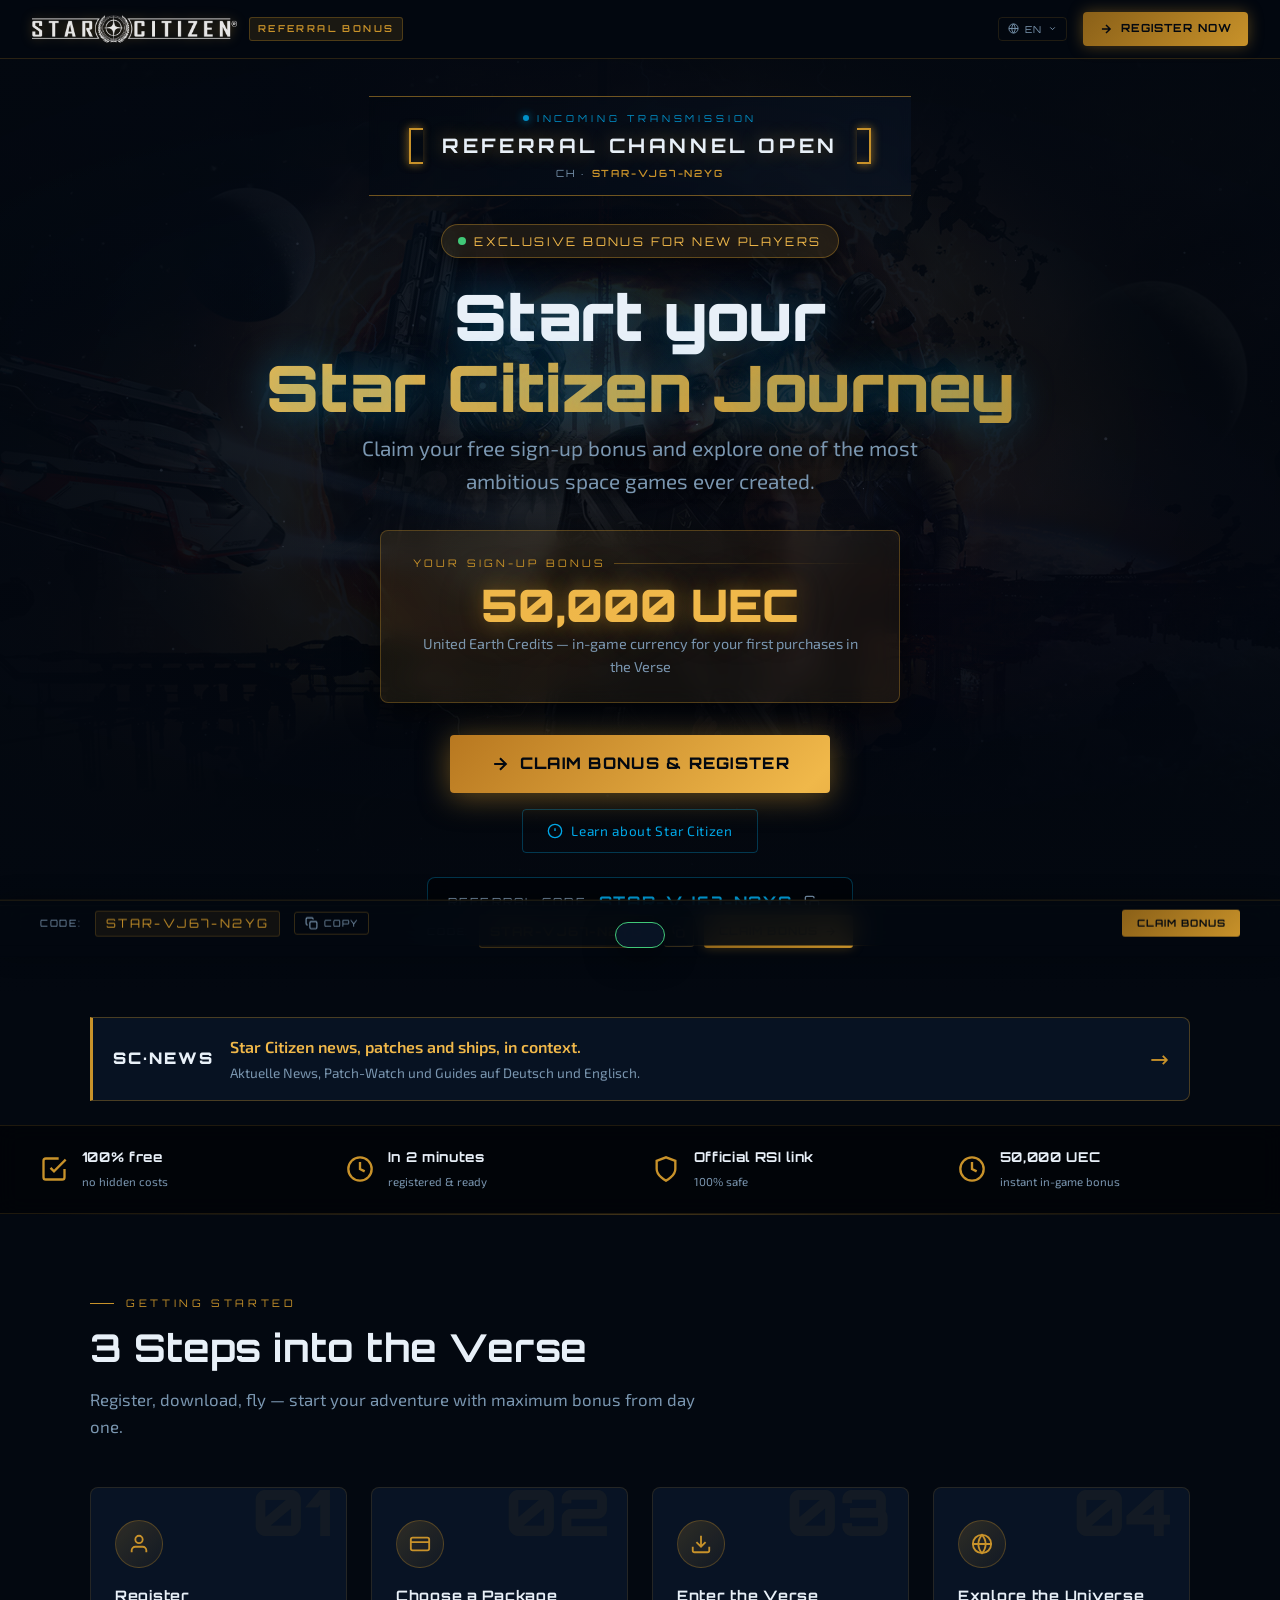
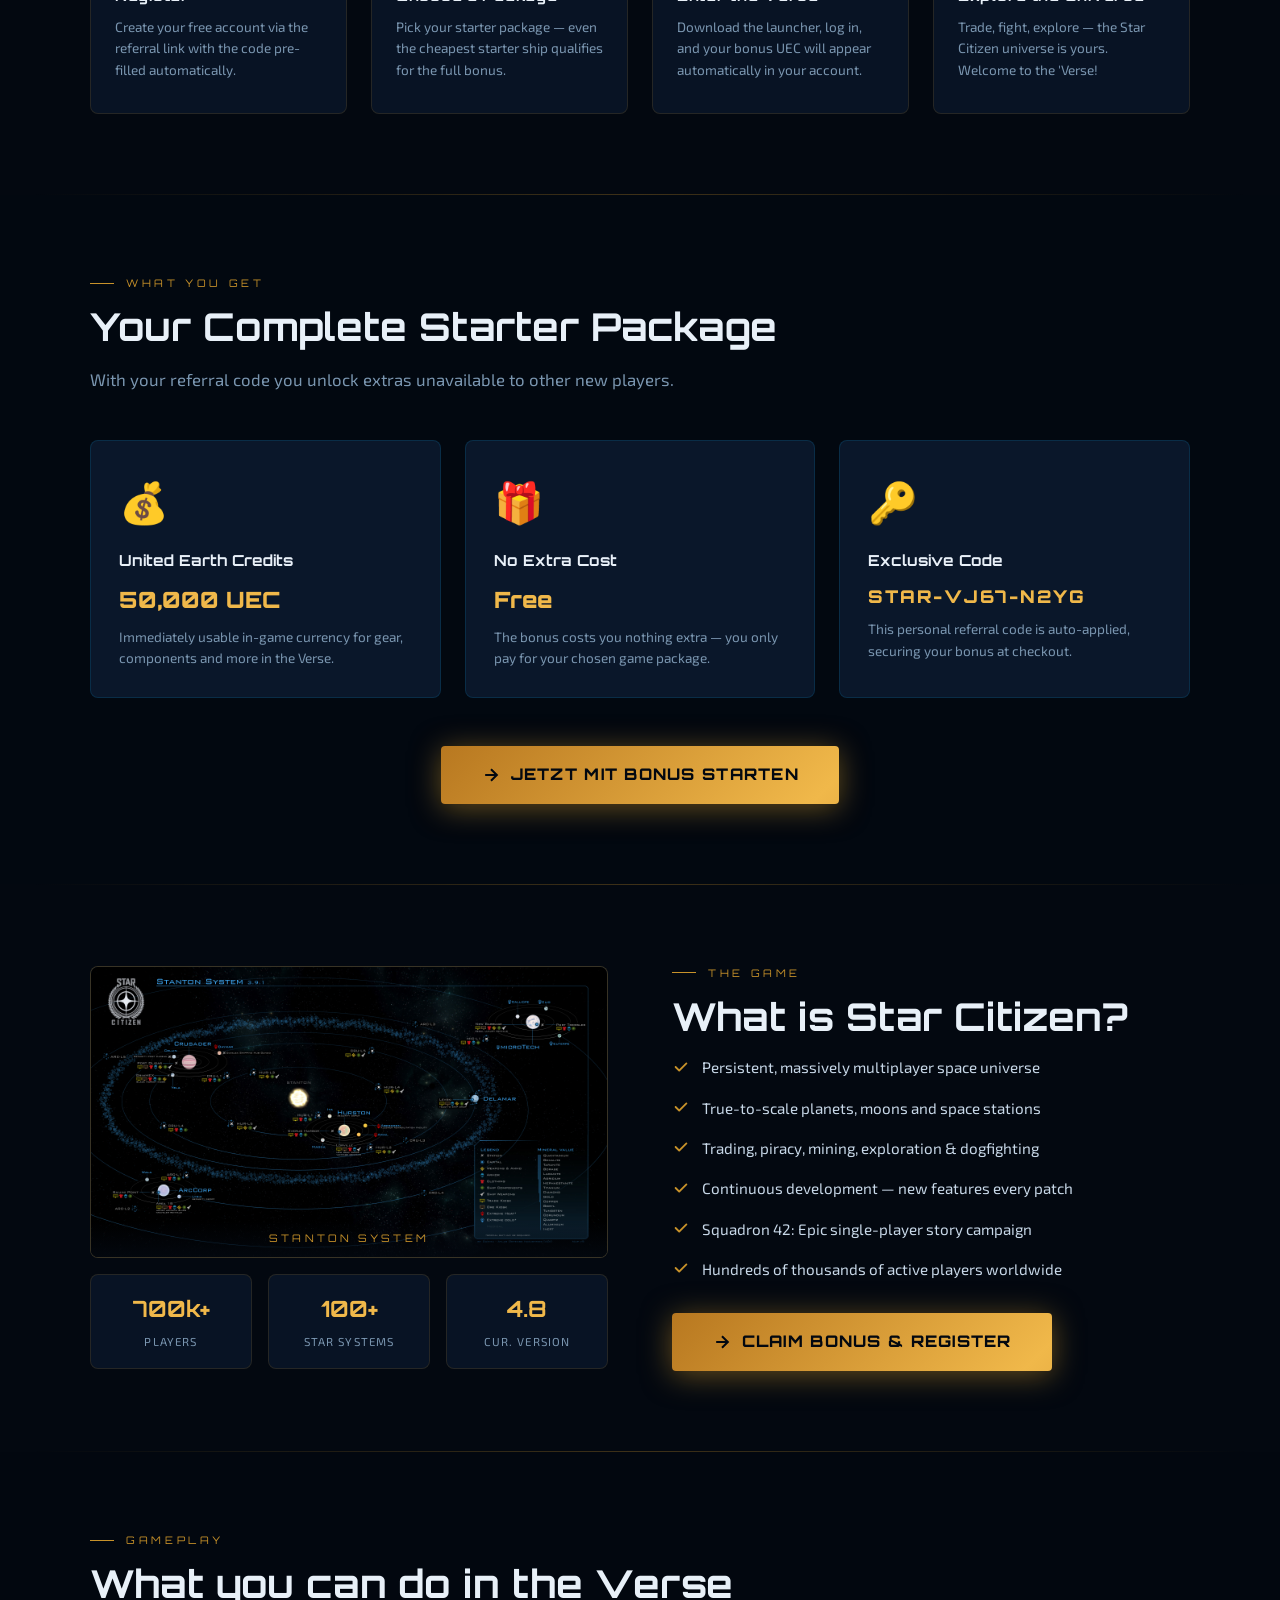
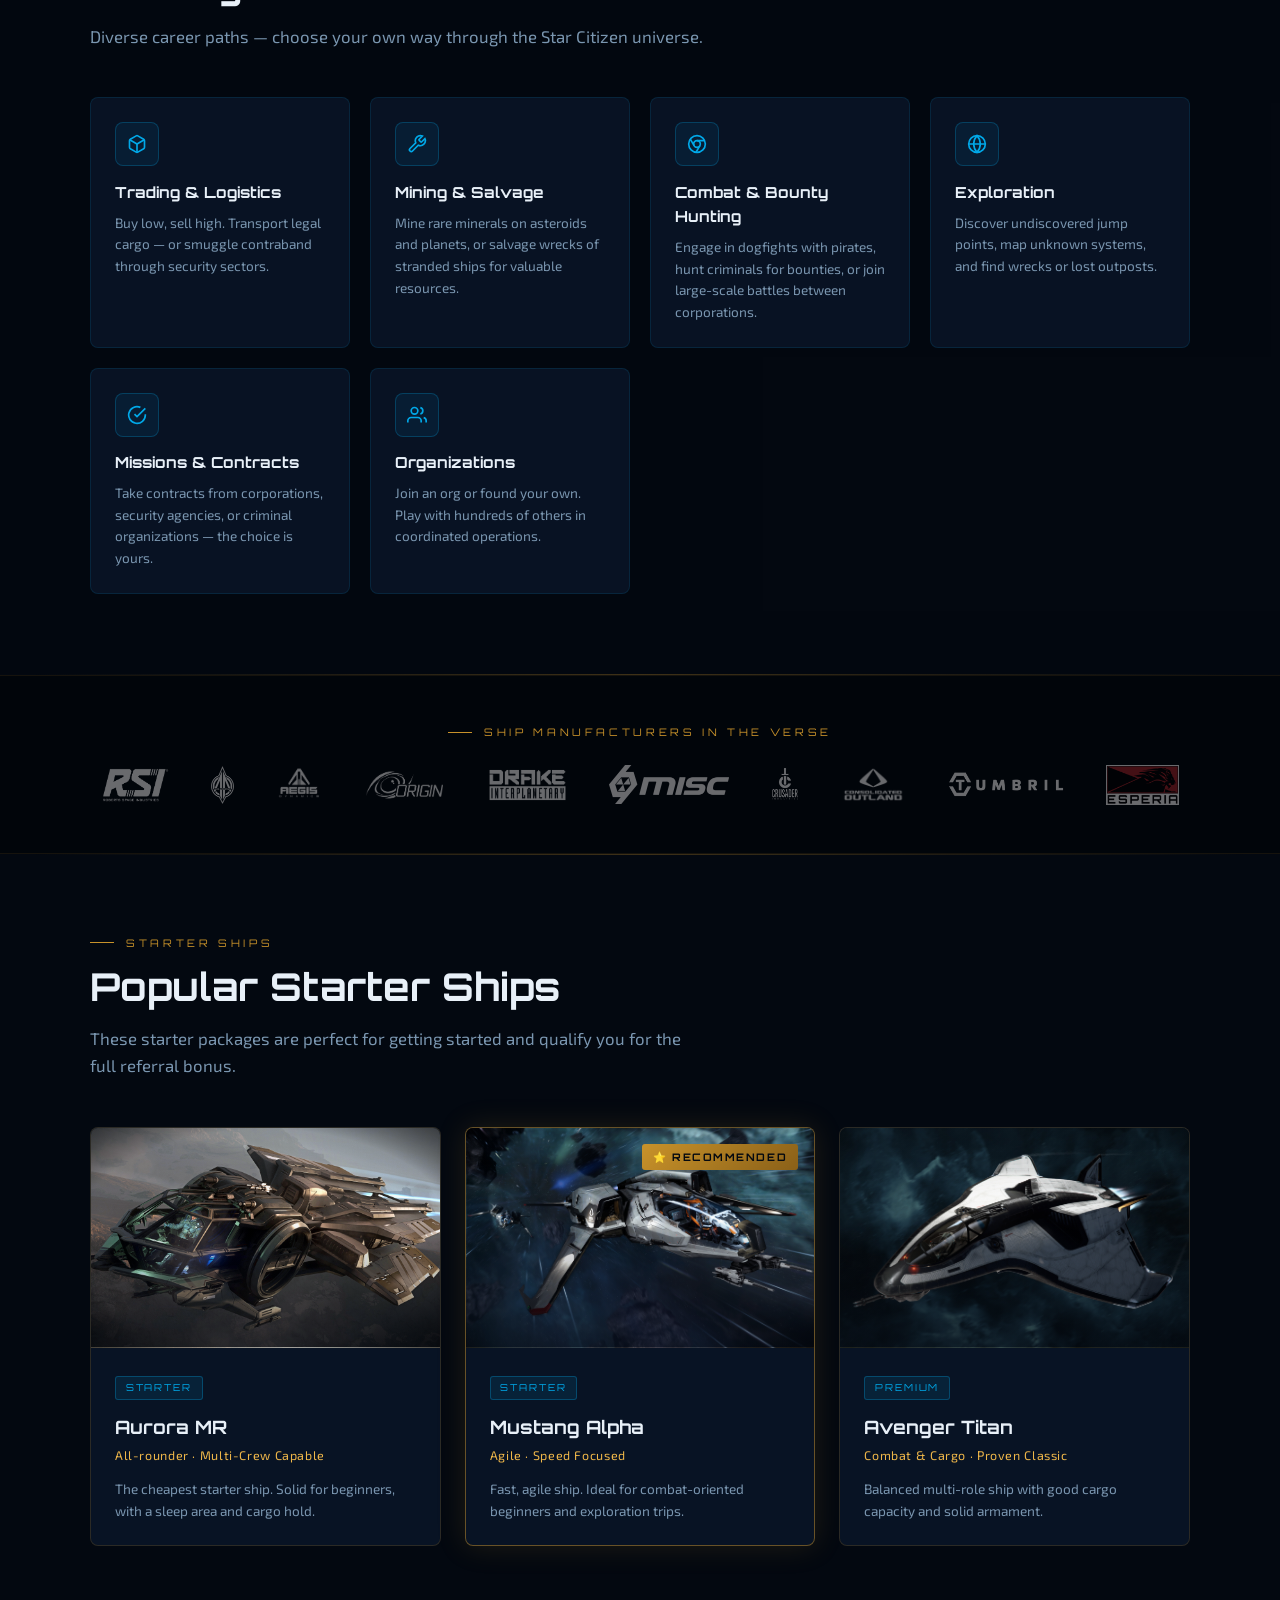
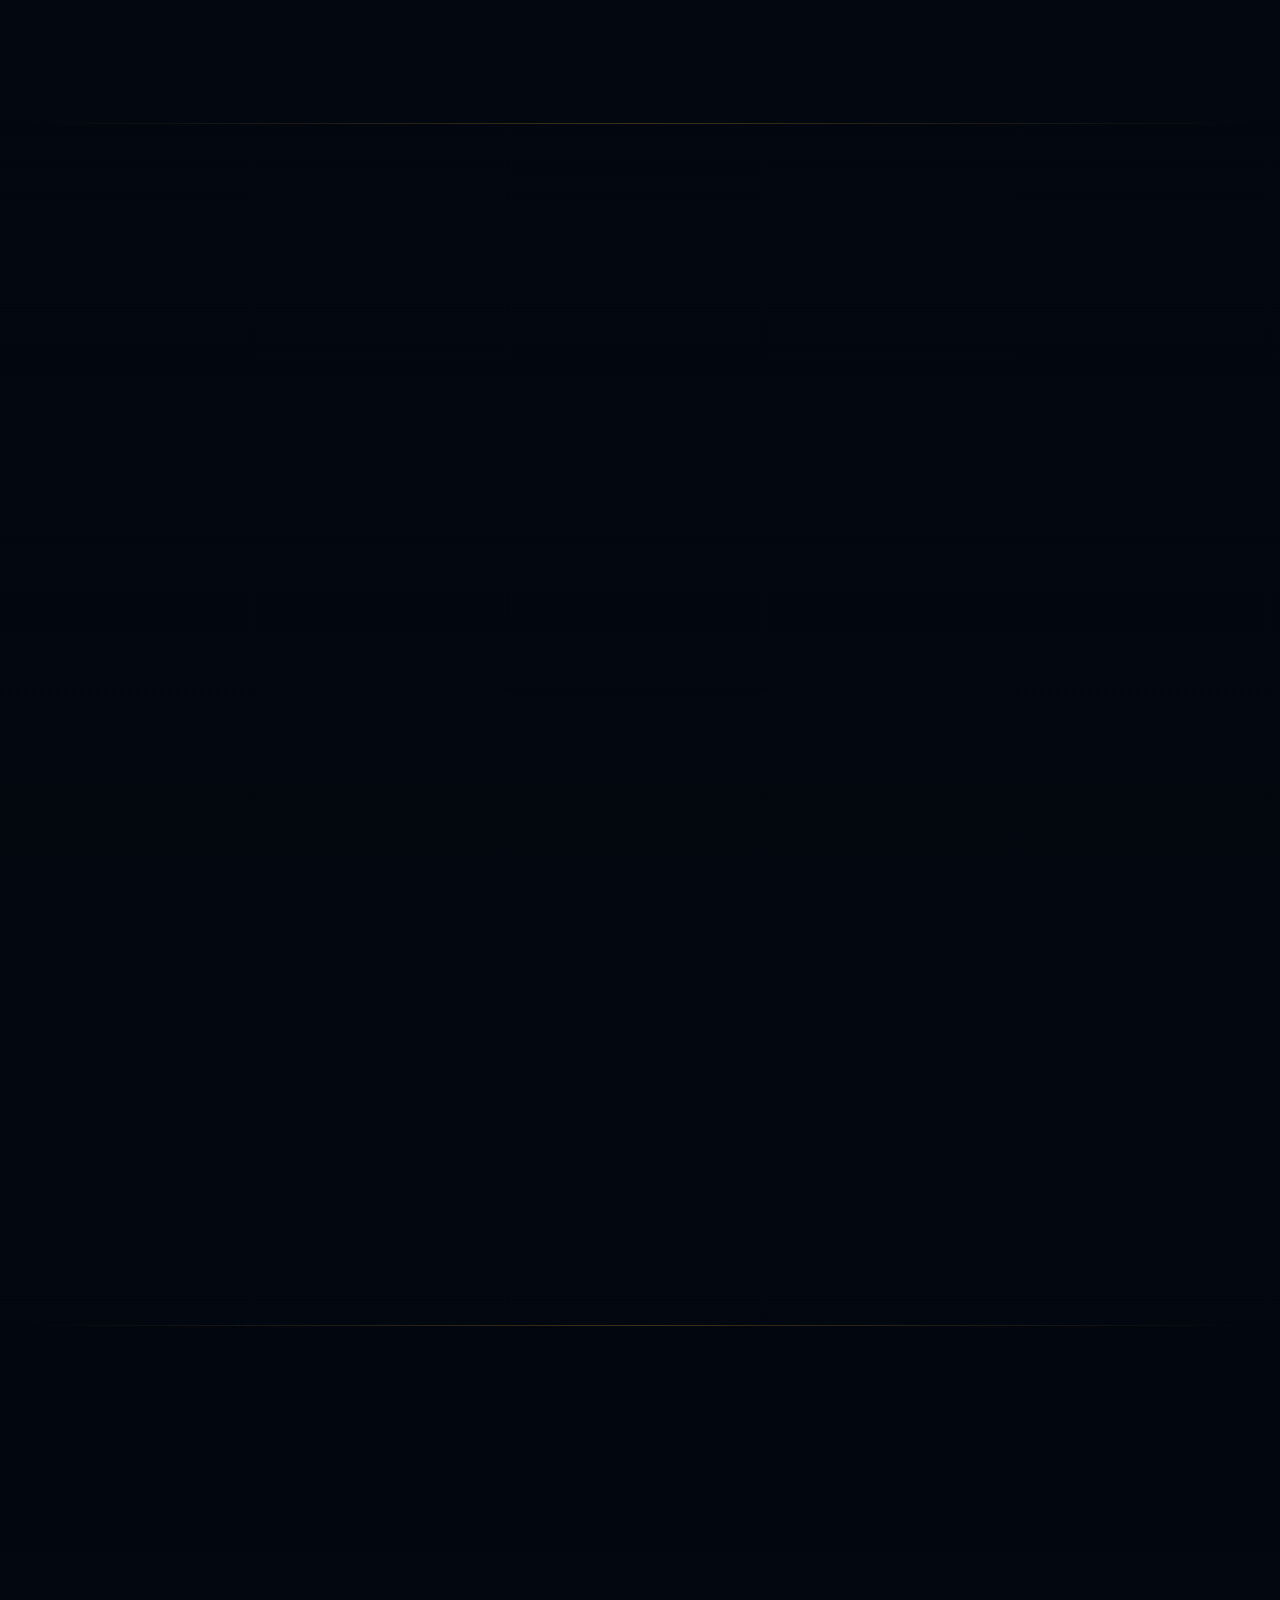
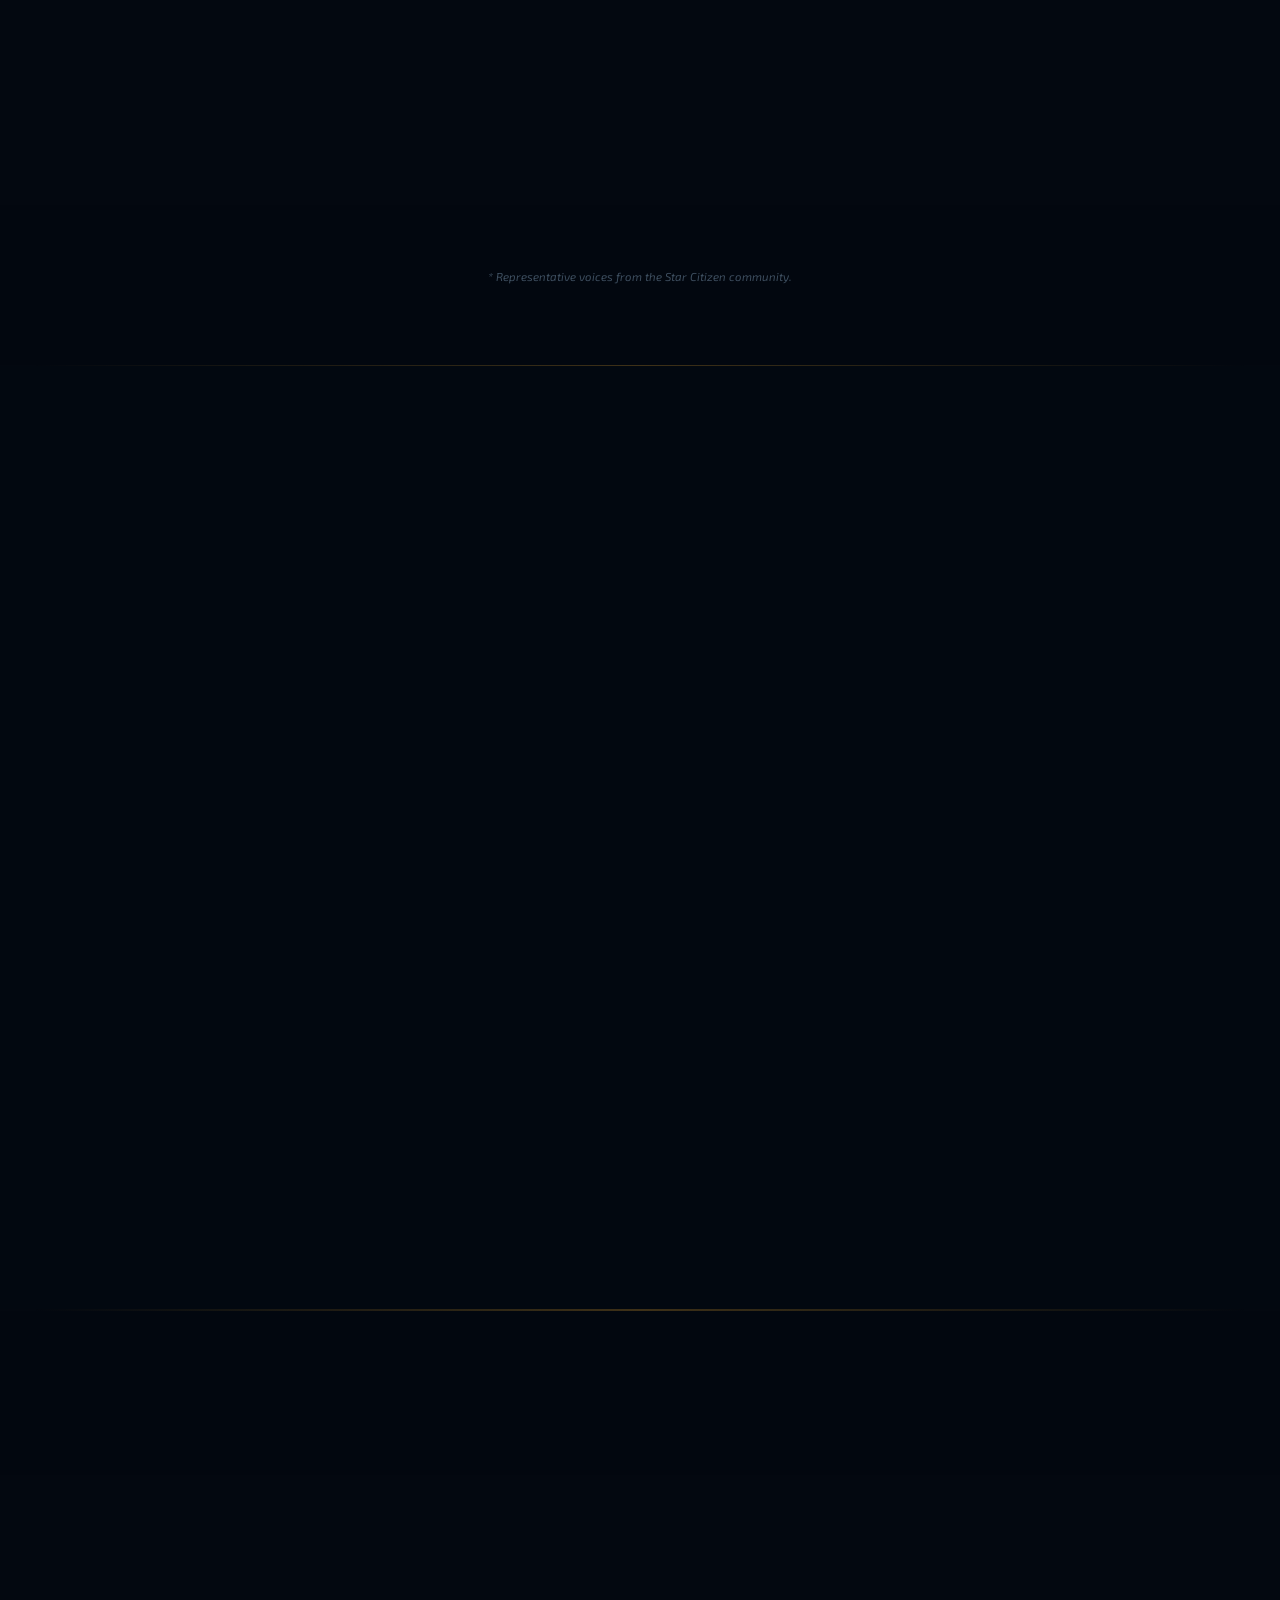
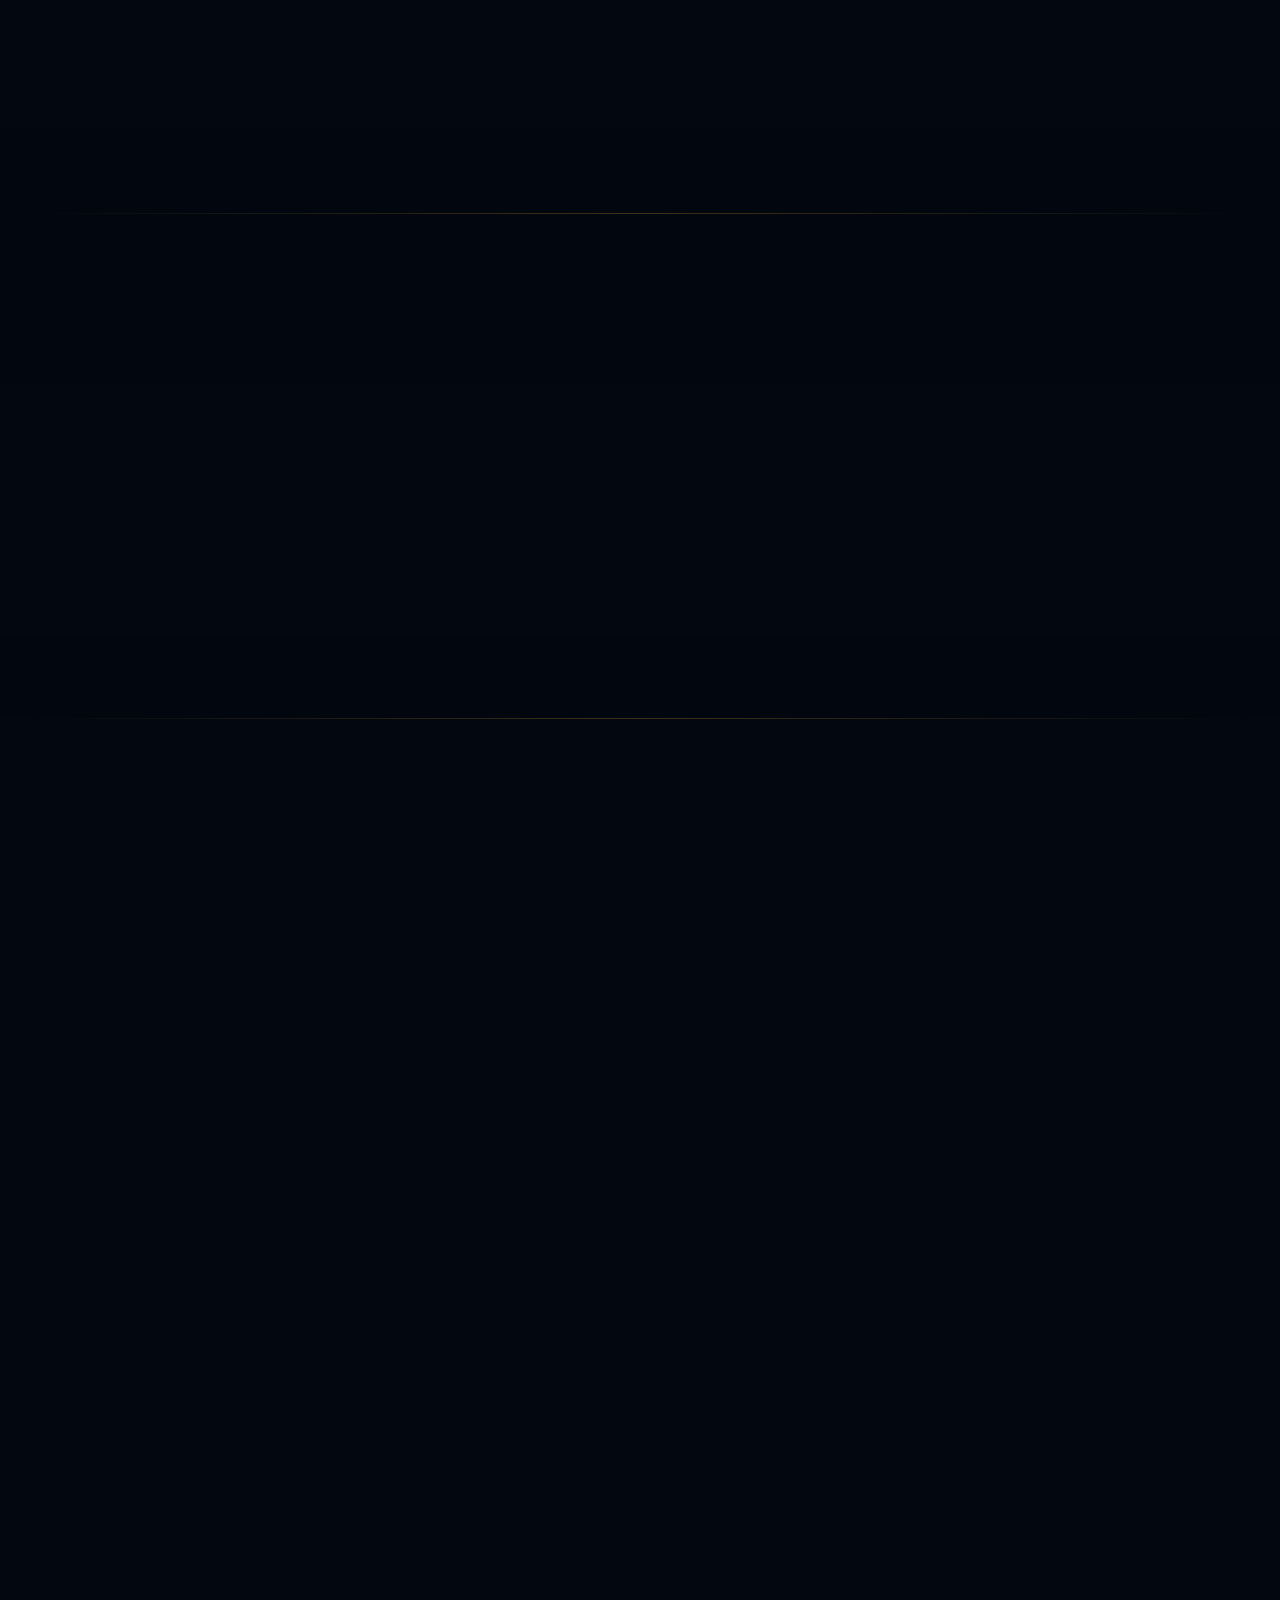
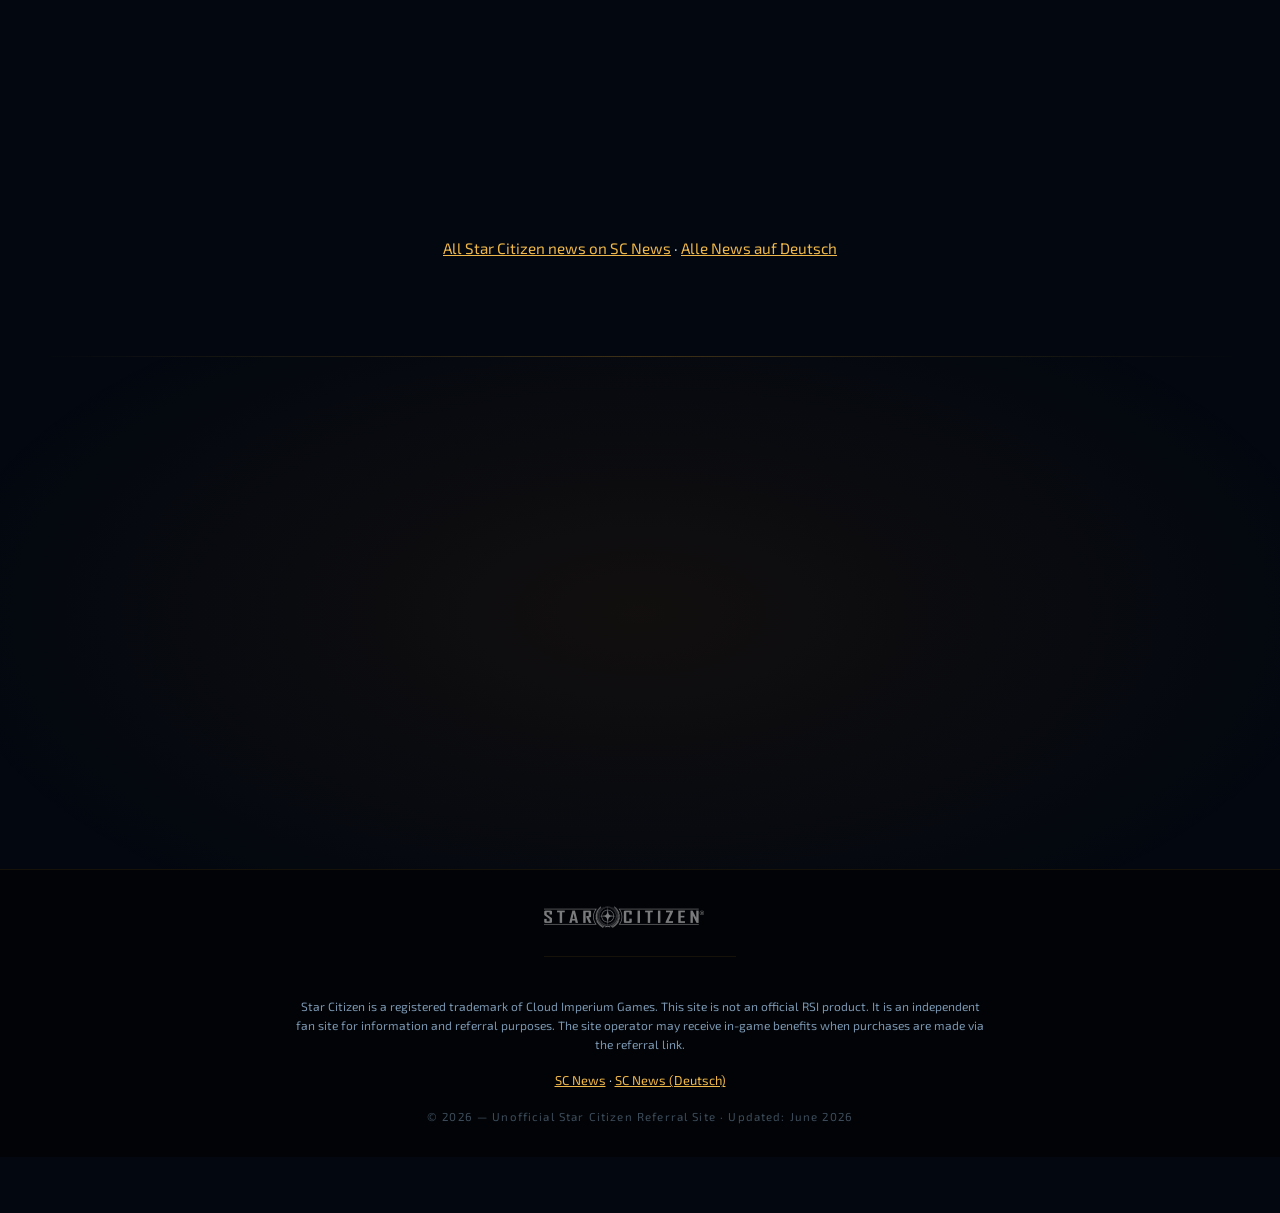
<file: index.html>
<!DOCTYPE html>
<html lang="de" prefix="og: https://ogp.me/ns#">
<head>
  <meta charset="UTF-8">
  <meta name="viewport" content="width=device-width, initial-scale=1.0">
  <meta http-equiv="X-UA-Compatible" content="IE=edge">

  <!-- ── PRIMARY META ── -->
  <title>Star Citizen Einstieg: 50.000 UEC Startbonus und Anfänger-Guide</title>
  <meta name="description" content="Erhalte 50.000 UEC Startbonus beim Einstieg in Star Citizen. So funktioniert der Referral-Bonus, welches Startpaket passt und was du in den ersten Stunden im Verse wissen solltest.">
  <meta name="author" content="SC Referral">
  <meta name="robots" content="index, follow, max-image-preview:large, max-snippet:-1, max-video-preview:-1">
  <link rel="canonical" href="https://starcitizen.sth2die4.com/">

  <!-- ── OPEN GRAPH ── -->
  <meta property="og:type" content="website">
  <meta property="og:title" content="Star Citizen Einstieg: 50.000 UEC Startbonus und Anfänger-Guide">
  <meta property="og:description" content="Starte in Star Citizen mit 50.000 UEC Bonus! Über diesen Referral-Link erhältst du exklusive Vorteile ohne Extrakosten. Jetzt registrieren!">
  <meta property="og:url" content="https://starcitizen.sth2die4.com/">
  <meta property="og:site_name" content="Star Citizen Referral Bonus">
  <meta property="og:locale" content="de_DE">
  <meta property="og:locale:alternate" content="en_US">
  <meta property="og:locale:alternate" content="fr_FR">
  <meta property="og:locale:alternate" content="es_ES">

  <meta property="og:image" content="https://starcitizen.sth2die4.com/img/Social/SC_05_Wallpaper_1500x500.jpg">
  <meta property="og:image:width" content="1500">
  <meta property="og:image:height" content="500">
  <meta property="og:image:alt" content="Star Citizen: Raumschiff über einem Planeten">

  <!-- ── TWITTER CARD ── -->
  <meta name="twitter:card" content="summary_large_image">
  <meta name="twitter:title" content="Star Citizen 50.000 UEC Startbonus">
  <meta name="twitter:description" content="Star Citizen Einstieg mit 50.000 UEC Startbonus: Referral-Bonus, Startpakete und Anfänger-Guide.">
  <meta name="twitter:image" content="https://starcitizen.sth2die4.com/img/Social/SC_05_Wallpaper_1500x500.jpg">

  <!-- ── STRUCTURED DATA ── -->
  <script type="application/ld+json">
  {
    "@context": "https://schema.org",
    "@type": "WebPage",
    "name": "Star Citizen Einstieg: 50.000 UEC Startbonus und Anfänger-Guide",
    "description": "Einstieg in Star Citizen mit 50.000 UEC Startbonus über das offizielle Referral-Programm, ohne Extrakosten.",
    "url": "https://starcitizen.sth2die4.com/",
    "datePublished": "2026-05-01",
    "dateModified": "2026-06-07",
    "inLanguage": ["de", "en", "fr", "es", "it", "pt"],
    "about": {
      "@type": "VideoGame",
      "name": "Star Citizen",
      "description": "Star Citizen ist ein massiv-multiplayer Online-Weltraumsimulationsspiel von Cloud Imperium Games.",
      "publisher": {
        "@type": "Organization",
        "name": "Cloud Imperium Games"
      },
      "genre": "Space Simulation",
      "operatingSystem": "Windows"
    },
    "mainEntity": {
      "@type": "Offer",
      "name": "Star Citizen Referral Bonus",
      "description": "50.000 UEC Startbonus bei Registrierung über den Referral-Link",
      "price": "0",
      "priceCurrency": "EUR",
      "availability": "https://schema.org/InStock",
      "url": "https://www.robertsspaceindustries.com/enlist?referral=STAR-VJ67-N2YG"
    },
    "breadcrumb": {
      "@type": "BreadcrumbList",
      "itemListElement": [{
        "@type": "ListItem",
        "position": 1,
        "name": "Home",
        "item": "https://starcitizen.sth2die4.com/"
      }]
    },
    "speakable": {
      "@type": "SpeakableSpecification",
      "cssSelector": [".hero h1", ".hero-subtitle", ".bonus-amount"]
    }
  }
  </script>

  <!-- ── FAQ STRUCTURED DATA ── -->
  <script type="application/ld+json">
  {
    "@context": "https://schema.org",
    "@type": "FAQPage",
    "mainEntity": [
      {
        "@type": "Question",
        "name": "Wie funktioniert der Referral-Code?",
        "acceptedAnswer": {
          "@type": "Answer",
          "text": "Beim Registrieren über den Referral-Link wird der Code automatisch eingetragen. Nach dem Kauf eines Spielpakets werden dir 50.000 UEC gutgeschrieben. Seit der Programm-Überarbeitung 2025 hast du außerdem eine 24-Stunden-Nachfrist, um den Code auch nach der Account-Erstellung noch einzutragen."
        }
      },
      {
        "@type": "Question",
        "name": "Wie viel Bonus bekomme ich mit dem Star Citizen Referral Code?",
        "acceptedAnswer": {
          "@type": "Answer",
          "text": "Mit einem Referral-Code erhältst du 50.000 UEC als Startbonus, die du direkt im Spiel zum Kaufen von Ausrüstung verwenden kannst."
        }
      },
      {
        "@type": "Question",
        "name": "Ist Star Citizen kostenlos spielbar?",
        "acceptedAnswer": {
          "@type": "Answer",
          "text": "Nein, Star Citizen ist kein Free-to-Play-Spiel. Zum Spielen wird mindestens ein Starter-Paket benötigt, das ab ca. 45€ erhältlich ist."
        }
      },
      {
        "@type": "Question",
        "name": "Was ist aUEC und wofür nutzt man es in Star Citizen?",
        "acceptedAnswer": {
          "@type": "Answer",
          "text": "aUEC (Alpha United Earth Credits) ist die In-Game-Währung von Star Citizen. Mit aUEC kaufst du Ausrüstung, Waffen, Schiffskomponenten und mehr. Die 50.000 UEC aus dem Referral-Bonus STAR-VJ67-N2YG landen direkt nach dem Kauf auf deinem Konto."
        }
      },
      {
        "@type": "Question",
        "name": "Welches Starter-Paket ist das beste für Anfänger?",
        "acceptedAnswer": {
          "@type": "Answer",
          "text": "Die Aurora MR ist das günstigste und vielseitigste Einsteigerschiff. Die Mustang Alpha ist schneller und wendiger für kampforientierte Spieler. Beide qualifizieren für den vollen 50.000 UEC Referral-Bonus."
        }
      },
      {
        "@type": "Question",
        "name": "Gibt es Free Fly Events zum kostenlosen Testen?",
        "acceptedAnswer": {
          "@type": "Answer",
          "text": "Ja, RSI bietet gelegentlich kostenlose Free Fly Events an. Für dauerhaften Zugang wird ein Starter-Paket benötigt. Wer sich über den Referral-Link registriert, ist für zukünftige Events automatisch vorbereitet."
        }
      },
      {
        "@type": "Question",
        "name": "Welche Systemanforderungen hat Star Citizen 2026?",
        "acceptedAnswer": {
          "@type": "Answer",
          "text": "Empfohlen: Intel Core i7 / AMD Ryzen 7, 32 GB RAM, Nvidia RTX 3070 oder AMD RX 6700 XT, NVMe SSD. Mindestanforderungen: 16 GB RAM, GTX 1070."
        }
      },
      {
        "@type": "Question",
        "name": "Was ist der Unterschied zwischen Star Citizen und Elite Dangerous?",
        "acceptedAnswer": {
          "@type": "Answer",
          "text": "Star Citizen setzt auf handgefertigte, maßstabsgetreue Planeten, vollständig begehbare Raumschiffe und First-Person-Shooter-Elemente. Elite Dangerous nutzt prozedural generierte Systeme und setzt stärker auf realistische Astronomie. Star Citizen ist das technisch ambitionierteste der beiden Spiele."
        }
      },
      {
        "@type": "Question",
        "name": "Wann erscheint Star Citizen Version 1.0?",
        "acceptedAnswer": {
          "@type": "Answer",
          "text": "Es gibt kein offizielles Release-Datum für Star Citizen 1.0. Das Spiel befindet sich in der Alpha-Phase, ist aber bereits vollständig spielbar. Version 4.8 (2026) markiert den bisher ausgereiftesten Stand der Entwicklung."
        }
      }
    ]
  }
  </script>

  <!-- ── HOWTO STRUCTURED DATA ── -->
  <script type="application/ld+json">
  {
    "@context": "https://schema.org",
    "@type": "HowTo",
    "name": "So holst du dir den Star Citizen Referral Bonus",
    "description": "Anleitung zur Registrierung bei Star Citizen mit Referral-Code für 50.000 UEC Startbonus",
    "totalTime": "PT2M",
    "step": [
      {"@type":"HowToStep","name":"Registrierungslink öffnen","text":"Klicke auf den offiziellen Referral-Link, der Code ist schon eingetragen","url":"https://www.robertsspaceindustries.com/enlist?referral=STAR-VJ67-N2YG","position":1},
      {"@type":"HowToStep","name":"Account erstellen","text":"Gib deinen Benutzernamen, E-Mail und Passwort ein. Der Referral-Code ist automatisch eingetragen.","position":2},
      {"@type":"HowToStep","name":"Spielpaket kaufen","text":"Wähle ein beliebiges Starter-Paket ab ~45€. Der 50.000 UEC Bonus wird automatisch gutgeschrieben.","position":3},
      {"@type":"HowToStep","name":"Launcher herunterladen","text":"Lade den RSI Launcher herunter, installiere ihn und logge dich ein.","position":4},
      {"@type":"HowToStep","name":"Bonus genießen","text":"Deine 50.000 UEC sind direkt in deinem In-Game-Konto verfügbar. Willkommen im Verse!","position":5}
    ]
  }
  </script>

  <!-- ── SOFTWARE APPLICATION STRUCTURED DATA ── -->
  <script type="application/ld+json">
  {
    "@context": "https://schema.org",
    "@type": "SoftwareApplication",
    "name": "Star Citizen",
    "operatingSystem": "Windows",
    "applicationCategory": "GameApplication",
    "description": "Star Citizen ist ein persistentes, massiv-multiplayer Online-Weltraumspiel mit Einzelspieler-Kampagne Squadron 42, entwickelt von Cloud Imperium Games.",
    "offers": {
      "@type": "Offer",
      "price": "45",
      "priceCurrency": "EUR",
      "description": "Starter-Paket mit Schiff und Spielzugang"
    },
    "aggregateRating": {
      "@type": "AggregateRating",
      "ratingValue": "4.5",
      "reviewCount": "12847",
      "bestRating": "5"
    },
    "author": {
      "@type": "Organization",
      "name": "Cloud Imperium Games",
      "url": "https://www.cloudimperiumgames.com"
    }
  }
  </script>

  <!-- ── PRECONNECT ── -->
  <link rel="preconnect" href="https://fonts.googleapis.com">
  <link rel="preconnect" href="https://fonts.gstatic.com" crossorigin>

  <!-- ── FONTS ── -->
  <link href="https://fonts.googleapis.com/css2?family=Orbitron:wght@400;600;700;900&family=Exo+2:wght@300;400;500;600&display=swap" rel="stylesheet">

  <!-- ── STYLESHEET ── -->
  <link rel="stylesheet" href="css/style.css">

  <!-- ── FAVICON (inline SVG) ── -->
  <link rel="icon" href="data:image/svg+xml,<svg xmlns='http://www.w3.org/2000/svg' viewBox='0 0 32 32'><circle cx='16' cy='16' r='14' fill='%23070f1c' stroke='%23c8922a' stroke-width='2'/><path d='M16 6 L20 14 L28 14 L22 19 L24 27 L16 22 L8 27 L10 19 L4 14 L12 14 Z' fill='%23c8922a'/></svg>" type="image/svg+xml">

  <!-- ── THEME COLOR ── -->
  <meta name="theme-color" content="#c8922a">
  <meta name="msapplication-TileColor" content="#030810">

  <!-- ── HREFLANG ── -->
  <link rel="alternate" hreflang="de" href="https://starcitizen.sth2die4.com/?lang=de">
  <link rel="alternate" hreflang="en" href="https://starcitizen.sth2die4.com/?lang=en">
  <link rel="alternate" hreflang="fr" href="https://starcitizen.sth2die4.com/?lang=fr">
  <link rel="alternate" hreflang="es" href="https://starcitizen.sth2die4.com/?lang=es">
  <link rel="alternate" hreflang="x-default" href="https://starcitizen.sth2die4.com/">
  <link rel="alternate" hreflang="it" href="https://starcitizen.sth2die4.com/?lang=it">
  <link rel="alternate" hreflang="pt" href="https://starcitizen.sth2die4.com/?lang=pt">
  <link rel="preload" as="image" href="img/4.0_Wallpapers/StarCitizen_4.0_4k_Wallpaper_03.jpg" media="(min-width:1401px)">
  <link rel="preload" as="image" href="img/4.0_Wallpapers/StarCitizen_4.0_2k_Wallpaper_03.jpg" media="(max-width:1400px) and (min-width:769px)">
  <link rel="preload" as="image" href="img/4.0_Wallpapers/StarCitizen_4.0_Mobile_Wallpaper_03.jpg" media="(max-width:768px)">
</head>
<body>

<!-- STARFIELD CANVAS -->
<canvas id="starfield" aria-hidden="true"></canvas>
<div class="nebula-overlay" aria-hidden="true"></div>

<div class="site-wrapper">

  <!-- ════════════════════════════════════════
       HEADER
  ═════════════════════════════════════════ -->
  <header class="site-header" role="banner">
    <a href="#hero" class="logo" aria-label="Star Citizen Referral – Home">
      <img src="img/03_LOGOS/STARCITIZEN_HORIZONTAL_WHITE.png"
           alt="Star Citizen" class="logo-img" loading="eager">
      <span class="logo-bonus-tag" id="logo-bonus-tag">Referral Bonus</span>
    </a>

    <nav class="header-actions" role="navigation" aria-label="Language and CTA">
      <!-- Language Dropdown -->
      <div class="lang-dropdown" id="lang-dropdown">
        <button class="lang-drop-btn" id="lang-drop-btn" aria-haspopup="listbox" aria-expanded="false">
          <svg xmlns="http://www.w3.org/2000/svg" width="11" height="11" viewBox="0 0 24 24" fill="none" stroke="currentColor" stroke-width="2" aria-hidden="true"><circle cx="12" cy="12" r="10"/><line x1="2" y1="12" x2="22" y2="12"/><path d="M12 2a15.3 15.3 0 010 20M12 2a15.3 15.3 0 000 20"/></svg>
          <span id="lang-current-label">DE</span>
          <svg class="lang-chevron" xmlns="http://www.w3.org/2000/svg" width="9" height="9" viewBox="0 0 24 24" fill="none" stroke="currentColor" stroke-width="2.5" aria-hidden="true"><polyline points="6 9 12 15 18 9"/></svg>
        </button>
        <div class="lang-drop-menu" id="lang-drop-menu" role="listbox" aria-label="Language">
          <button class="lang-option" data-lang="de" role="option">DE — Deutsch</button>
          <button class="lang-option" data-lang="en" role="option">EN — English</button>
          <button class="lang-option" data-lang="fr" role="option">FR — Français</button>
          <button class="lang-option" data-lang="es" role="option">ES — Español</button>
          <button class="lang-option" data-lang="it" role="option">IT — Italiano</button>
          <button class="lang-option" data-lang="pt" role="option">PT — Português</button>
        </div>
      </div>
      <a href="https://www.robertsspaceindustries.com/enlist?referral=STAR-VJ67-N2YG"
         class="header-cta referral-link"
         target="_blank" rel="noopener sponsored"
         aria-label="Jetzt mit Bonus registrieren">
        <svg width="14" height="14" viewBox="0 0 24 24" fill="none" stroke="currentColor" stroke-width="2.5" aria-hidden="true">
          <path d="M5 12h14M12 5l7 7-7 7"/>
        </svg>
        <span id="header-cta-text">Jetzt registrieren</span>
      </a>
    </nav>
  </header>

  <!-- ════════════════════════════════════════
       HERO
  ═════════════════════════════════════════ -->
  <section class="hero" id="hero" aria-label="Hero">
    <div class="hero-bg" aria-hidden="true"></div>

    <!-- Cinematic hero background -->
    <div class="hero-cinematic" aria-hidden="true">
      <picture>
        <source media="(max-width:768px)" srcset="img/4.0_Wallpapers/StarCitizen_4.0_Mobile_Wallpaper_03.jpg">
        <source media="(max-width:1400px)" srcset="img/4.0_Wallpapers/StarCitizen_4.0_2k_Wallpaper_03.jpg">
        <img src="img/4.0_Wallpapers/StarCitizen_4.0_4k_Wallpaper_03.jpg" alt="" loading="eager" decoding="async">
      </picture>
    </div>
    <div class="hero-vignette" aria-hidden="true"></div>

    <div class="hero-content">
      <!-- Decorative HUD-style banner -->
      <div class="hero-banner" role="img" aria-label="Transmission Banner">
        <span class="hero-banner-bracket left" aria-hidden="true"></span>
        <div class="hero-banner-inner">
          <div class="hero-banner-tag">
            <span class="hero-banner-dot" aria-hidden="true"></span>
            <span id="hero-banner-tag-text">Incoming Transmission</span>
          </div>
          <div class="hero-banner-title" id="hero-banner-title">Referral Channel Open</div>
          <div class="hero-banner-meta">
            <span id="hero-banner-meta-code">CH ·</span>
            <span class="hero-banner-code">STAR-VJ67-N2YG</span>
          </div>
        </div>
        <span class="hero-banner-bracket right" aria-hidden="true"></span>
        <span class="hero-banner-scan" aria-hidden="true"></span>
      </div>

      <div class="hero-badge" role="note">
        <span class="pulse-dot" aria-hidden="true"></span>
        <span id="hero-badge-text">Exklusiver Bonus für Neuspieler</span>
      </div>

      <h1>
        <span id="hero-h1-line1">Starte dein</span>
        <span class="highlight" id="hero-h1-line2">Star Citizen Abenteuer</span>
      </h1>

      <p class="hero-subtitle" id="hero-subtitle">
        Erhalte deinen kostenlosen Startbonus und erkunde eines der ambitioniertesten Weltraumspiele aller Zeiten.
      </p>

      <!-- Bonus Box -->
      <div class="bonus-box" role="complementary" aria-label="Bonus Details">
        <div class="bonus-box-label" id="bonus-label">Dein Startbonus bei Registrierung</div>
        <div class="bonus-amount" id="bonus-amount">50.000 UEC</div>
        <div class="bonus-desc" id="bonus-desc">United Earth Credits — In-Game-Währung für deinen ersten Einkauf im Verse</div>
      </div>

      <!-- CTA Group -->
      <div class="hero-cta-group">
        <a href="https://www.robertsspaceindustries.com/enlist?referral=STAR-VJ67-N2YG"
           class="btn-primary referral-link"
           target="_blank" rel="noopener sponsored"
           id="cta-main"
           aria-label="Mit Bonus registrieren – Referral Code STAR-VJ67-N2YG">
          <svg viewBox="0 0 24 24" fill="none" stroke="currentColor" stroke-width="2.5" aria-hidden="true">
            <path d="M5 12h14M12 5l7 7-7 7"/>
          </svg>
          <span id="cta-main-text">Jetzt mit Bonus starten</span>
        </a>

        <a href="#how-it-works" class="btn-secondary" id="cta-sub">
          <svg width="16" height="16" viewBox="0 0 24 24" fill="none" stroke="currentColor" stroke-width="2" aria-hidden="true">
            <circle cx="12" cy="12" r="10"/><line x1="12" y1="8" x2="12" y2="12"/><line x1="12" y1="16" x2="12.01" y2="16"/>
          </svg>
          <span id="cta-sub-text">Mehr über Star Citizen</span>
        </a>

        <!-- Code Copy -->
        <div class="referral-code-display"
             onclick="copyCode('hero-copy-feedback')"
             role="button" tabindex="0"
             aria-label="Referral-Code kopieren: STAR-VJ67-N2YG"
             onkeydown="if(event.key==='Enter'||event.key===' ')copyCode('hero-copy-feedback')">
          <span class="referral-code-label" id="code-label">Referral-Code</span>
          <span class="referral-code-value">STAR-VJ67-N2YG</span>
          <svg class="copy-icon" viewBox="0 0 24 24" fill="none" stroke="currentColor" stroke-width="2" aria-hidden="true">
            <rect x="9" y="9" width="13" height="13" rx="2"/><path d="M5 15H4a2 2 0 01-2-2V4a2 2 0 012-2h9a2 2 0 012 2v1"/>
          </svg>
          <span class="copy-feedback" id="hero-copy-feedback" aria-live="polite"></span>
        </div>
      </div>
    </div>
  </section>

  <!-- ════════════════════════════════════════
       SC NEWS (Schwesterseite, Mission #1947)
  ═════════════════════════════════════════ -->
  <aside class="scnews-band" aria-label="SC News">
    <a class="scnews-band-inner" href="https://scnews.sth2die4.com/" lang="en">
      <span class="scnews-band-tag">SC·NEWS</span>
      <span class="scnews-band-text"><strong>Star Citizen news, patches and ships, in context.</strong>
        <span>Aktuelle News, Patch-Watch und Guides auf Deutsch und Englisch.</span></span>
      <span class="scnews-band-pfeil" aria-hidden="true">→</span>
    </a>
  </aside>

  <!-- ════════════════════════════════════════
       TRUST / SOCIAL PROOF BAR
  ═════════════════════════════════════════ -->
  <section class="trust-bar" aria-label="Vertrauenssignale">
    <div class="trust-bar-inner">
      <div class="trust-item">
        <svg viewBox="0 0 24 24" fill="none" stroke="currentColor" stroke-width="2" aria-hidden="true"><path d="M9 11l3 3L22 4"/><path d="M21 12v7a2 2 0 01-2 2H5a2 2 0 01-2-2V5a2 2 0 012-2h11"/></svg>
        <div><strong id="trust1-val">100% kostenlos</strong><span id="trust1-lbl">keine versteckten Kosten</span></div>
      </div>
      <div class="trust-item">
        <svg viewBox="0 0 24 24" fill="none" stroke="currentColor" stroke-width="2" aria-hidden="true"><circle cx="12" cy="12" r="10"/><polyline points="12 6 12 12 16 14"/></svg>
        <div><strong id="trust2-val">In 2 Minuten</strong><span id="trust2-lbl">registriert &amp; bereit</span></div>
      </div>
      <div class="trust-item">
        <svg viewBox="0 0 24 24" fill="none" stroke="currentColor" stroke-width="2" aria-hidden="true"><path d="M12 22s8-4 8-10V5l-8-3-8 3v7c0 6 8 10 8 10z"/></svg>
        <div><strong id="trust3-val">Offizieller RSI-Link</strong><span id="trust3-lbl">100% sicher</span></div>
      </div>
      <div class="trust-item">
        <svg viewBox="0 0 24 24" fill="none" stroke="currentColor" stroke-width="2" aria-hidden="true"><circle cx="12" cy="12" r="10"/><path d="M12 6v6l4 2"/></svg>
        <div><strong id="trust4-val">50.000 UEC</strong><span id="trust4-lbl">sofortiger In-Game Bonus</span></div>
      </div>
    </div>
  </section>

  <div class="divider" aria-hidden="true"></div>

  <!-- ════════════════════════════════════════
       HOW IT WORKS
  ═════════════════════════════════════════ -->
  <section id="how-it-works" aria-labelledby="how-title">
    <div class="section-inner">
      <div class="section-tag reveal" aria-hidden="true"><span id="how-tag">So einfach geht's</span></div>
      <h2 class="section-title reveal" id="how-title">In 3 Schritten ins <span class="accent">Verse</span></h2>
      <p class="section-lead reveal" id="how-lead">Registrierung, Download, Abheben — so startest du mit maximalem Bonus in dein Abenteuer.</p>

      <div class="steps-grid">
        <!-- Step 1 -->
        <article class="step-card reveal">
          <div class="step-icon" aria-hidden="true">
            <svg viewBox="0 0 24 24" fill="none" stroke="currentColor" stroke-width="2">
              <path d="M20 21v-2a4 4 0 00-4-4H8a4 4 0 00-4 4v2"/><circle cx="12" cy="7" r="4"/>
            </svg>
          </div>
          <h3 class="step-title" id="step1-title">Registrieren</h3>
          <p class="step-desc" id="step1-desc">Erstelle deinen kostenlosen Account über den Registrierungslink mit eingetragenem Referral-Code.</p>
        </article>

        <!-- Step 2 -->
        <article class="step-card reveal">
          <div class="step-icon" aria-hidden="true">
            <svg viewBox="0 0 24 24" fill="none" stroke="currentColor" stroke-width="2">
              <rect x="2" y="5" width="20" height="14" rx="2"/><line x1="2" y1="10" x2="22" y2="10"/>
            </svg>
          </div>
          <h3 class="step-title" id="step2-title">Spielpaket wählen</h3>
          <p class="step-desc" id="step2-desc">Wähle dein Einstiegspaket — schon ab dem günstigsten Starter-Pack erhältst du den vollen Bonus.</p>
        </article>

        <!-- Step 3 -->
        <article class="step-card reveal">
          <div class="step-icon" aria-hidden="true">
            <svg viewBox="0 0 24 24" fill="none" stroke="currentColor" stroke-width="2">
              <path d="M21 15v4a2 2 0 01-2 2H5a2 2 0 01-2-2v-4"/><polyline points="7 10 12 15 17 10"/><line x1="12" y1="15" x2="12" y2="3"/>
            </svg>
          </div>
          <h3 class="step-title" id="step3-title">Ins Verse starten</h3>
          <p class="step-desc" id="step3-desc">Lade den Launcher herunter, logge dich ein und dein Bonus-UEC erscheint automatisch in deinem Konto.</p>
        </article>

        <!-- Step 4 -->
        <article class="step-card reveal">
          <div class="step-icon" aria-hidden="true">
            <svg viewBox="0 0 24 24" fill="none" stroke="currentColor" stroke-width="2">
              <circle cx="12" cy="12" r="10"/><line x1="2" y1="12" x2="22" y2="12"/>
              <path d="M12 2a15.3 15.3 0 014 10 15.3 15.3 0 01-4 10 15.3 15.3 0 01-4-10 15.3 15.3 0 014-10z"/>
            </svg>
          </div>
          <h3 class="step-title" id="step4-title">Erkunde das Verse</h3>
          <p class="step-desc" id="step4-desc">Handel, kämpfe, erforsche — das Star Citizen Universum gehört dir. Willkommen im 'Verse!</p>
        </article>
      </div>
    </div>
  </section>

  <div class="divider" aria-hidden="true"></div>

  <!-- ════════════════════════════════════════
       BONUS FEATURES
  ═════════════════════════════════════════ -->
  <section class="bonuses-section" id="bonus" aria-labelledby="bonus-sec-title">
    <div class="section-inner">
      <div class="section-tag reveal" aria-hidden="true"><span id="bonus-tag">Was du bekommst</span></div>
      <h2 class="section-title reveal" id="bonus-sec-title">Dein komplettes <span class="accent">Starterpaket</span></h2>
      <p class="section-lead reveal" id="bonus-lead">Mit deinem Referral-Code sicherst du dir Extras, die anderen Spielern vorenthalten bleiben.</p>

      <div class="bonuses-grid">
        <article class="bonus-card reveal">
          <span class="bonus-card-icon" aria-hidden="true">💰</span>
          <h3 class="bonus-card-title" id="b1-title">United Earth Credits</h3>
          <div class="bonus-card-value" id="b1-value">50.000 UEC</div>
          <p class="bonus-card-desc" id="b1-desc">Sofort verwendbare In-Game-Währung für Ausrüstung, Komponenten und mehr im Verse.</p>
        </article>

        <article class="bonus-card reveal">
          <span class="bonus-card-icon" aria-hidden="true">🎁</span>
          <h3 class="bonus-card-title" id="b2-title">Keine Extrakosten</h3>
          <div class="bonus-card-value" id="b2-value">Kostenlos</div>
          <p class="bonus-card-desc" id="b2-desc">Der Bonus entsteht dir ohne Mehrkosten — du zahlst nur für dein gewähltes Spielpaket.</p>
        </article>

        <article class="bonus-card reveal">
          <span class="bonus-card-icon" aria-hidden="true">🔑</span>
          <h3 class="bonus-card-title" id="b3-title">Exklusiver Code</h3>
          <div class="bonus-card-value" style="font-size:1.1rem;letter-spacing:0.1em" id="b3-value">STAR-VJ67-N2YG</div>
          <p class="bonus-card-desc" id="b3-desc">Dieser persönliche Referral-Code wird automatisch hinterlegt und sichert deinen Bonus.</p>
        </article>
      </div>

      <div style="text-align:center;margin-top:3rem" class="reveal">
        <a href="https://www.robertsspaceindustries.com/enlist?referral=STAR-VJ67-N2YG"
           class="btn-primary referral-link"
           target="_blank" rel="noopener sponsored">
          <svg viewBox="0 0 24 24" fill="none" stroke="currentColor" stroke-width="2.5" width="20" height="20" aria-hidden="true">
            <path d="M5 12h14M12 5l7 7-7 7"/>
          </svg>
          <span id="cta-main-text-2">Jetzt mit Bonus starten</span>
        </a>
      </div>
    </div>
  </section>

  <div class="divider" aria-hidden="true"></div>

  <!-- ════════════════════════════════════════
       GAME INFO
  ═════════════════════════════════════════ -->
  <section class="game-info-section" id="about" aria-labelledby="game-title">
    <div class="section-inner">
      <div class="game-info-grid">
        <div class="game-info-visual reveal">
          <a href="img/Stanton_System_Map_v5-1440p.jpg" target="_blank" rel="noopener" class="game-info-frame stanton-map" aria-label="Stanton System Karte (in voller Größe öffnen)">
            <img src="img/Stanton_System_Map_v5-1440p.jpg" alt="Karte des Stanton Systems mit Planeten und Stationen" loading="lazy">
            <span class="stanton-map-overlay" aria-hidden="true">STANTON SYSTEM</span>
          </a>
          <div class="stats-row">
            <div class="stat-box">
              <span class="stat-value" id="stat1-value">700k+</span>
              <span class="stat-label" id="stat1-label">Spieler</span>
            </div>
            <div class="stat-box">
              <span class="stat-value" id="stat2-value">100+</span>
              <span class="stat-label" id="stat2-label">Sternensysteme</span>
            </div>
            <div class="stat-box">
              <span class="stat-value" id="stat3-value">4.8</span>
              <span class="stat-label" id="stat3-label">Akt. Version</span>
            </div>
          </div>
        </div>

        <div class="game-info-text reveal">
          <div class="section-tag" aria-hidden="true"><span id="game-tag">Das Spiel</span></div>
          <h2 class="section-title" id="game-title">Was ist <span class="accent">Star Citizen</span>?</h2>
          <ul class="feature-list" id="feature-list" aria-label="Star Citizen Features">
            <li>Persistentes, massiv multiplayer Weltraumuniversum</li>
            <li>Maßstabsgetreue Planeten, Monde und Raumstationen</li>
            <li>Handel, Piraterie, Mining, Exploration &amp; Dogfighting</li>
            <li>Ständige Entwicklung — neue Features jeden Patch</li>
            <li>Squadron 42: Epische Einzelspieler-Story-Kampagne</li>
            <li>Hunderttausende aktive Spieler weltweit</li>
          </ul>
          <a href="https://www.robertsspaceindustries.com/enlist?referral=STAR-VJ67-N2YG"
             class="btn-primary referral-link"
             target="_blank" rel="noopener sponsored">
            <svg viewBox="0 0 24 24" fill="none" stroke="currentColor" stroke-width="2.5" width="20" height="20" aria-hidden="true">
              <path d="M5 12h14M12 5l7 7-7 7"/>
            </svg>
            <span id="game-cta-text">Jetzt mit Bonus starten</span>
          </a>
        </div>
      </div>
    </div>
  </section>

  <div class="divider" aria-hidden="true"></div>

  <!-- ════════════════════════════════════════
       GAMEPLAY LOOPS
  ═════════════════════════════════════════ -->
  <section class="loops-section" id="gameplay" aria-labelledby="loops-title">
    <div class="section-inner">
      <div class="section-tag reveal" aria-hidden="true"><span id="loops-tag">Gameplay</span></div>
      <h2 class="section-title reveal" id="loops-title">Was du im <span class="accent">Verse</span> machen kannst</h2>
      <p class="section-lead reveal" id="loops-lead">Vielfältige Karrierepfade — wähle deinen eigenen Weg durch das Star Citizen Universum.</p>

      <div class="loops-grid">
        <article class="loop-card reveal">
          <div class="loop-icon"><svg viewBox="0 0 24 24" fill="none" stroke="currentColor" stroke-width="2"><path d="M21 16V8a2 2 0 00-1-1.73l-7-4a2 2 0 00-2 0l-7 4A2 2 0 003 8v8a2 2 0 001 1.73l7 4a2 2 0 002 0l7-4A2 2 0 0021 16z"/><polyline points="3.27 6.96 12 12.01 20.73 6.96"/><line x1="12" y1="22.08" x2="12" y2="12"/></svg></div>
          <h3 class="loop-title" id="loop1-title">Handel & Logistik</h3>
          <p class="loop-desc" id="loop1-desc">Kaufe günstig, verkaufe teuer. Transportiere legale Güter — oder schmuggle Konterbande durch Sicherheitssektoren.</p>
        </article>
        <article class="loop-card reveal">
          <div class="loop-icon"><svg viewBox="0 0 24 24" fill="none" stroke="currentColor" stroke-width="2"><path d="M14.7 6.3a1 1 0 000 1.4l1.6 1.6a1 1 0 001.4 0l3.77-3.77a6 6 0 01-7.94 7.94l-6.91 6.91a2.12 2.12 0 01-3-3l6.91-6.91a6 6 0 017.94-7.94l-3.76 3.76z"/></svg></div>
          <h3 class="loop-title" id="loop2-title">Mining & Salvage</h3>
          <p class="loop-desc" id="loop2-desc">Baue seltene Mineralien auf Asteroiden und Planeten ab oder berge Wracks gestrandeter Schiffe für wertvolle Ressourcen.</p>
        </article>
        <article class="loop-card reveal">
          <div class="loop-icon"><svg viewBox="0 0 24 24" fill="none" stroke="currentColor" stroke-width="2"><circle cx="12" cy="12" r="10"/><circle cx="12" cy="12" r="4"/><line x1="21.17" y1="8" x2="12" y2="8"/><line x1="3.95" y1="6.06" x2="8.54" y2="14"/><line x1="10.88" y1="21.94" x2="15.46" y2="14"/></svg></div>
          <h3 class="loop-title" id="loop3-title">Kampf & Bounty Hunting</h3>
          <p class="loop-desc" id="loop3-desc">Liefere dir Dogfights mit Piraten, jage Verbrecher gegen Kopfgelder oder schließe dich Großschlachten zwischen Konzernen an.</p>
        </article>
        <article class="loop-card reveal">
          <div class="loop-icon"><svg viewBox="0 0 24 24" fill="none" stroke="currentColor" stroke-width="2"><circle cx="12" cy="12" r="10"/><line x1="2" y1="12" x2="22" y2="12"/><path d="M12 2a15.3 15.3 0 014 10 15.3 15.3 0 01-4 10 15.3 15.3 0 01-4-10 15.3 15.3 0 014-10z"/></svg></div>
          <h3 class="loop-title" id="loop4-title">Exploration</h3>
          <p class="loop-desc" id="loop4-desc">Erkunde unentdeckte Sprungpunkte, kartiere unbekannte Systeme und finde Wracks oder verlorene Außenposten.</p>
        </article>
        <article class="loop-card reveal">
          <div class="loop-icon"><svg viewBox="0 0 24 24" fill="none" stroke="currentColor" stroke-width="2"><path d="M22 11.08V12a10 10 0 11-5.93-9.14"/><polyline points="22 4 12 14.01 9 11.01"/></svg></div>
          <h3 class="loop-title" id="loop5-title">Missionen & Verträge</h3>
          <p class="loop-desc" id="loop5-desc">Übernimm Aufträge von Konzernen, Sicherheitsdiensten oder kriminellen Organisationen — die Wahl liegt bei dir.</p>
        </article>
        <article class="loop-card reveal">
          <div class="loop-icon"><svg viewBox="0 0 24 24" fill="none" stroke="currentColor" stroke-width="2"><path d="M17 21v-2a4 4 0 00-4-4H5a4 4 0 00-4 4v2"/><circle cx="9" cy="7" r="4"/><path d="M23 21v-2a4 4 0 00-3-3.87M16 3.13a4 4 0 010 7.75"/></svg></div>
          <h3 class="loop-title" id="loop6-title">Organisationen</h3>
          <p class="loop-desc" id="loop6-desc">Schließe dich einer Org an oder gründe deine eigene. Spiele mit Hunderten anderer in koordinierten Operationen.</p>
        </article>
      </div>
    </div>
  </section>

  <div class="divider" aria-hidden="true"></div>

  <!-- ════════════════════════════════════════
       MANUFACTURERS STRIP
  ═════════════════════════════════════════ -->
  <section class="manufacturers-section" aria-label="Schiffshersteller">
    <div class="section-inner">
      <div class="section-tag reveal" style="justify-content:center" aria-hidden="true">
        <span id="mfr-tag">Schiffshersteller im Verse</span>
      </div>
      <div class="manufacturers-strip reveal">
        <div class="mfr-logo" title="Roberts Space Industries">
          <img src="img/03_LOGOS/RSI_WHITE.png" alt="RSI" loading="lazy">
        </div>
        <div class="mfr-logo" title="Anvil Aerospace">
          <img src="img/03_LOGOS/ANVIL_AEROSPACE_WHITE.png" alt="Anvil Aerospace" loading="lazy">
        </div>
        <div class="mfr-logo" title="Aegis Dynamics">
          <img src="img/03_LOGOS/AEGIS_DYNAMICS_WHITE.png" alt="Aegis Dynamics" loading="lazy">
        </div>
        <div class="mfr-logo" title="Origin Jumpworks">
          <img src="img/03_LOGOS/ORIGIN_JUMPWORKS_WHITE.png" alt="Origin Jumpworks" loading="lazy">
        </div>
        <div class="mfr-logo" title="Drake Interplanetary">
          <img src="img/03_LOGOS/DRAKE_INTERPLANETARY_WHITE.png" alt="Drake Interplanetary" loading="lazy">
        </div>
        <div class="mfr-logo" title="MISC">
          <img src="img/03_LOGOS/MISC_Logo_SecondaryMark_white.png" alt="MISC" loading="lazy">
        </div>
        <div class="mfr-logo" title="Crusader Industries">
          <img src="img/03_LOGOS/CRUSADER_INDUSTRIES_WHITE.png" alt="Crusader Industries" loading="lazy">
        </div>
        <div class="mfr-logo" title="Consolidated Outland">
          <img src="img/03_LOGOS/CONSOLIDATED_OUTLAND_WHITE.png" alt="Consolidated Outland" loading="lazy">
        </div>
        <div class="mfr-logo" title="Tumbril Land Systems">
          <img src="img/03_LOGOS/TUMBRIL_WHITE.png" alt="Tumbril" loading="lazy">
        </div>
        <div class="mfr-logo" title="Esperia">
          <img src="img/03_LOGOS/ESPERIA_WHITE.png" alt="Esperia" loading="lazy">
        </div>
      </div>
    </div>
  </section>

  <div class="divider" aria-hidden="true"></div>

  <!-- ════════════════════════════════════════
       SHIP SHOWCASE
  ═════════════════════════════════════════ -->
  <section class="ships-section" id="ships" aria-labelledby="ships-title">
    <div class="section-inner">
      <div class="section-tag reveal" aria-hidden="true"><span id="ships-tag">Starter Schiffe</span></div>
      <h2 class="section-title reveal" id="ships-title">Beliebte <span class="accent">Einstiegsschiffe</span></h2>
      <p class="section-lead reveal" id="ships-lead">Diese Starter-Pakete eignen sich perfekt für den Einstieg und qualifizieren dich für den vollen Referral-Bonus.</p>

      <div class="ships-grid">
        <article class="ship-card reveal">
          <div class="ship-visual ship-photo" style="background-image:url('img/Aurora_CL_flying_over_mountains_-_Crop.png')">
          </div>
          <div class="ship-info">
            <span class="ship-badge">Starter</span>
            <h3 class="ship-name">Aurora MR</h3>
            <p class="ship-role" id="ship1-role">Allrounder · Multi-Crew Fähig</p>
            <p class="ship-desc" id="ship1-desc">Das günstigste Starter-Schiff. Solide für Anfänger, mit Schlafplatz und Frachtraum.</p>
          </div>
        </article>

        <article class="ship-card reveal featured">
          <div class="ship-badge-featured">⭐ <span id="ship-featured-label">Empfohlen</span></div>
          <div class="ship-visual ship-photo" style="background-image:url('img/Galactapedia_Mustang_Alpha_im_Flug.jpg')">
          </div>
          <div class="ship-info">
            <span class="ship-badge">Starter</span>
            <h3 class="ship-name">Mustang Alpha</h3>
            <p class="ship-role" id="ship2-role">Wendig · Fokus auf Geschwindigkeit</p>
            <p class="ship-desc" id="ship2-desc">Schnelles, agiles Schiff. Ideal für Kampf-orientierte Anfänger und Erkundungstrips.</p>
          </div>
        </article>

        <article class="ship-card reveal">
          <div class="ship-visual ship-photo" style="background-image:url('img/Avenger_Stalker_-_In_flight_promo_shot.jpg')">
          </div>
          <div class="ship-info">
            <span class="ship-badge">Premium</span>
            <h3 class="ship-name">Avenger Titan</h3>
            <p class="ship-role" id="ship3-role">Kampf & Fracht · Bewährter Klassiker</p>
            <p class="ship-desc" id="ship3-desc">Ausgewogenes Multirole-Schiff mit gutem Frachtraum und solider Bewaffnung.</p>
          </div>
        </article>
      </div>

      <p class="ship-note reveal" id="ships-note">💡 Bereits ab dem günstigsten Pack erhältst du den vollen 50.000 UEC Bonus.</p>
    </div>
  </section>

  <div class="divider" aria-hidden="true"></div>

  <!-- ════════════════════════════════════════
       GALLERY
  ═════════════════════════════════════════ -->
  <section class="gallery-section" id="gallery" aria-labelledby="gallery-title">
    <div class="section-inner">
      <div class="section-tag reveal" aria-hidden="true"><span id="gallery-tag">Eindrücke</span></div>
      <h2 class="section-title reveal" id="gallery-title">Erlebe das <span class="accent">Verse</span></h2>
      <p class="section-lead reveal" id="gallery-lead">Bilder aus dem Star Citizen Universum — Planeten, Schiffe, Stationen und epische Schauplätze.</p>

      <div class="gallery-grid">
        <figure class="gallery-item reveal large">
          <img src="img/Social/SC_05_Wallpaper_1500x500.jpg" alt="Star Citizen Weltraum Vista" loading="lazy">
          <figcaption id="gal1-cap">Endlose Weiten — über 100 Sternensysteme warten</figcaption>
        </figure>
        <figure class="gallery-item reveal">
          <img src="img/Social/SC_13_Wallpaper_1500x500.jpg" alt="Star Citizen Planet" loading="lazy">
          <figcaption id="gal2-cap">Maßstabsgetreue Planeten</figcaption>
        </figure>
        <figure class="gallery-item reveal">
          <img src="img/Social/SC_20_Wallpaper_1500x500.jpg" alt="Star Citizen Cockpit" loading="lazy">
          <figcaption id="gal3-cap">First-Person Immersion</figcaption>
        </figure>
        <figure class="gallery-item reveal">
          <img src="img/Social/SC_07_Wallpaper_1500x500.jpg" alt="Star Citizen Raumkampf" loading="lazy">
          <figcaption id="gal4-cap">Epische Raumkämpfe</figcaption>
        </figure>
        <figure class="gallery-item reveal large">
          <img src="img/Social/SC_24_Wallpaper_1500x500.jpg" alt="Star Citizen Station" loading="lazy">
          <figcaption id="gal5-cap">Pulsierende Stationen &amp; Cities</figcaption>
        </figure>
        <figure class="gallery-item reveal">
          <img src="img/Social/SC_15_Wallpaper_1500x500.jpg" alt="Star Citizen Mining" loading="lazy">
          <figcaption id="gal6-cap">Mining auf Asteroiden</figcaption>
        </figure>
      </div>
    </div>
  </section>

  <div class="divider" aria-hidden="true"></div>

  <!-- ════════════════════════════════════════
       TESTIMONIALS
  ═════════════════════════════════════════ -->
  <section class="testimonials-section" aria-labelledby="testi-title">
    <div class="section-inner">
      <div class="section-tag reveal" aria-hidden="true"><span id="testi-tag">Was Spieler sagen</span></div>
      <h2 class="section-title reveal" id="testi-title">Die <span class="accent">Verse-Community</span></h2>
      <p class="section-lead reveal" id="testi-lead">Hunderttausende von Spielern erkunden bereits das Star Citizen Universum — schließe dich ihnen an.</p>

      <div class="testimonials-grid">
        <blockquote class="testimonial-card reveal">
          <div class="testimonial-stars" aria-label="5 von 5 Sternen">★★★★★</div>
          <p class="testimonial-text" id="testi1-text">"Star Citizen ist visuell und spielerisch beeindruckend. Der Bonus war ein perfekter Einstieg für meine erste Ausrüstung."</p>
          <footer class="testimonial-author">
            <div class="testimonial-avatar" style="background:linear-gradient(135deg,#c8922a,#5a4010)">M</div>
            <div>
              <strong id="testi1-name">Marcus K.</strong>
              <span id="testi1-role">Bounty Hunter · 2 Jahre im Verse</span>
            </div>
          </footer>
        </blockquote>

        <blockquote class="testimonial-card reveal">
          <div class="testimonial-stars" aria-label="5 von 5 Sternen">★★★★★</div>
          <p class="testimonial-text" id="testi2-text">"Die Skalierung des Universums ist unfassbar. Echte Planeten betreten, Asteroidengürtel erkunden — nichts vergleichbares auf dem Markt."</p>
          <footer class="testimonial-author">
            <div class="testimonial-avatar" style="background:linear-gradient(135deg,#00a8e8,#003d5a)">S</div>
            <div>
              <strong id="testi2-name">Sarah L.</strong>
              <span id="testi2-role">Explorer · Org-Mitglied</span>
            </div>
          </footer>
        </blockquote>

        <blockquote class="testimonial-card reveal">
          <div class="testimonial-stars" aria-label="5 von 5 Sternen">★★★★★</div>
          <p class="testimonial-text" id="testi3-text">"Ich habe mit dem günstigsten Starter angefangen, hab den Bonus bekommen und mir direkt In-Game ein besseres Schiff erspielt. Genau so soll das sein."</p>
          <footer class="testimonial-author">
            <div class="testimonial-avatar" style="background:linear-gradient(135deg,#8a4030,#3a1a10)">T</div>
            <div>
              <strong id="testi3-name">Thomas B.</strong>
              <span id="testi3-role">Trader · Neu im Verse</span>
            </div>
          </footer>
        </blockquote>
      </div>

      <p class="testimonial-disclaimer" id="testi-disclaim">* Repräsentative Stimmen aus der Star Citizen Community.</p>
    </div>
  </section>

  <div class="divider" aria-hidden="true"></div>

  <!-- ════════════════════════════════════════
       FAQ
  ═════════════════════════════════════════ -->
  <section class="faq-section" id="faq" aria-labelledby="faq-title">
    <div class="section-inner">
      <div class="section-tag reveal" aria-hidden="true"><span id="faq-tag">Häufige Fragen</span></div>
      <h2 class="section-title reveal" id="faq-title">Alles, was du wissen musst</h2>

      <div class="faq-list reveal" id="faq-list" role="list" aria-label="Frequently Asked Questions">
        <!-- Populated by JS -->
      </div>
    </div>
  </section>

  <div class="divider" aria-hidden="true"></div>

  <div class="divider" aria-hidden="true"></div>

  <section class="guide-section" id="guide" aria-labelledby="guide-title">
    <div class="section-inner">
      <div class="section-tag reveal" aria-hidden="true"><span id="guide-tag">Einsteiger Guide 2026</span></div>
      <h2 class="section-title reveal" id="guide-title">Star Citizen starten — <span class="accent">der komplette Guide</span></h2>

      <div class="guide-grid">
        <article class="guide-block reveal">
          <div class="guide-block-icon" aria-hidden="true">🚀</div>
          <h3 id="guide1-title">Was ist Star Citizen — und warum jetzt?</h3>
          <div class="guide-block-body" id="guide1-body">
            <p>Star Citizen ist mehr als ein Spiel — es ist ein lebendiges, persistentes Universum, das sich ständig weiterentwickelt. Entwickelt von Cloud Imperium Games unter der Leitung von Chris Roberts (bekannt aus Wing Commander), hat Star Citizen die Grenzen dessen, was in einem Weltraumspiel möglich ist, immer wieder neu definiert.</p>
            <p>Mit <strong>Version 4.8</strong> hat das Spiel einen Meilenstein erreicht: Mehrsystem-Reisen, massiv verbessertes Server-Meshing und eine Dichte an Content, die das Spiel heute schon für hunderte Stunden Spielzeit sorgt — trotz laufender Entwicklung.</p>
            <p>Wer jetzt einsteigt, profitiert von der besten Version, die Star Citizen je hatte, und kann noch günstig dabei sein, bevor der finale Release die Preise anhebt.</p>
          </div>
        </article>

        <article class="guide-block reveal">
          <div class="guide-block-icon" aria-hidden="true">💰</div>
          <h3 id="guide2-title">Was ist aUEC — und wofür nutzt man es?</h3>
          <div class="guide-block-body" id="guide2-body">
            <p><strong>aUEC (Alpha United Earth Credits)</strong> ist die In-Game-Währung von Star Citizen. Mit aUEC kaufst du im Spiel Ausrüstung, Waffen, Schiffskomponenten, Treibstoff und mehr — direkt bei Händlern auf Stationen und Planeten im Stanton-System und darüber hinaus.</p>
            <p>Die 50.000 UEC aus dem Referral-Bonus landen direkt nach deinem Kauf auf deinem In-Game-Konto. Das reicht zum Beispiel für erste Waffen-Upgrades, bessere Schiffskomponenten oder einen guten Startvorrat an Treibstoff und Reparaturmaterial.</p>
            <p><strong>Wichtig:</strong> Der Referral-Bonus wird in <strong>UEC</strong> (United Earth Credits) gutgeschrieben — der persistenten Hauptwährung, die du im RSI-Pledge-Store einlöst und die <em>nicht</em> mit jedem Patch zurückgesetzt wird. Das reine In-Game-aUEC dagegen wird regelmäßig zurückgesetzt. Mit 50.000 UEC startest du also mit einem dauerhaften Vorteil ins Verse.</p>
          </div>
        </article>

        <article class="guide-block reveal">
          <div class="guide-block-icon" aria-hidden="true">🎯</div>
          <h3 id="guide3-title">Referral-Code: So funktioniert er</h3>
          <div class="guide-block-body" id="guide3-body">
            <p>Der Referral-Code <strong>STAR-VJ67-N2YG</strong> wird beim Registrieren über den Referral-Link automatisch eingetragen. Du musst nichts weiter tun — der Code ist bereits im Link integriert.</p>
            <p>Nach dem Kauf eines beliebigen qualifizierenden Paketes werden deinem RSI-Konto automatisch <strong>50.000 UEC</strong> gutgeschrieben. Es entstehen dir keinerlei Mehrkosten — du zahlst denselben Preis wie ohne Code.</p>
            <p>Seit der Überarbeitung des Referral-Programms 2025 gilt eine <strong>24-Stunden-Nachfrist</strong>: Du kannst den Code auch noch innerhalb eines Tages nach der Account-Erstellung nachtragen. Am sichersten ist es trotzdem, direkt den Registrierungslink auf dieser Seite zu nutzen — dann ist der Code von Anfang an hinterlegt und der Bonus garantiert.</p>
          </div>
        </article>
      </div>
    </div>
  </section>

  <div class="divider" aria-hidden="true"></div>

  <section class="guide2-section" id="guide2" aria-labelledby="guide2-main-title">
    <div class="section-inner">
      <div class="section-tag reveal" aria-hidden="true"><span id="guide2-tag">Für Einsteiger</span></div>
      <h2 class="section-title reveal" id="guide2-main-title">Häufige Fragen zum <span class="accent">Einstieg</span></h2>

      <div class="guide-longtext reveal">
        <div class="guide-text-block">
          <h3 id="gt1-title">Star Citizen vs. Elite Dangerous vs. No Man's Sky — was ist der Unterschied?</h3>
          <p id="gt1-body">Während Elite Dangerous auf prozedural generierte Systeme und realistische Astronomie setzt und No Man's Sky auf Survival und Basisbau, verfolgt Star Citizen einen anderen Ansatz: <strong>handgefertigte, maßstabsgetreue Planeten</strong>, vollständig begehbare Raumschiffe, First-Person-Shooter-Elemente und ein persistentes Wirtschaftssystem. Star Citizen ist das technisch ambitionierteste der drei Spiele — und einzigartig in seiner Detailtiefe.</p>
        </div>
        <div class="guide-text-block">
          <h3 id="gt2-title">Was ist Squadron 42?</h3>
          <p id="gt2-body"><strong>Squadron 42</strong> ist die Einzelspieler-Kampagne im Star Citizen Universum — eine narrative Story-Erfahrung mit Filmproduktions-Qualität. Die Kampagne ist separat von der Multiplayer-Komponente spielbar und befindet sich ebenfalls in Entwicklung. Wer ein Paket kauft, das Squadron 42 enthält, sichert sich Zugang zu beiden Spielen.</p>
        </div>
        <div class="guide-text-block">
          <h3 id="gt3-title">Lohnt sich der Einstieg in der Alpha?</h3>
          <p id="gt3-body">Ja — und zwar besonders jetzt. Star Citizen 4.8 ist die stabilste und inhaltsreichste Version, die je erschienen ist. Das Spiel bietet schon heute <strong>hunderte Spielstunden</strong> mit Handel, Missionen, Dogfighting, Mining und Erkundung. Außerdem wächst die Community weiterhin stark, und Früh-Einsteiger können sich jetzt zum günstigsten Preis einsteigen — vor einem möglichen Release-Preisanstieg.</p>
        </div>
        <div class="guide-text-block">
          <h3 id="gt4-title">Welches Starter-Paket ist das beste für Anfänger?</h3>
          <p id="gt4-body">Die <strong>Aurora MR</strong> ist das günstigste und solideste Einsteigerschiff: sie hat einen Schlafplatz, kleinen Frachtraum und ist für nahezu alle Karrierepfade geeignet. Die <strong>Mustang Alpha</strong> ist schneller und wendiger, ideal für kampforientierte Spieler. Beide qualifizieren für den vollen 50.000 UEC Bonus über den Referral-Code. Für etwas mehr Budget empfiehlt sich der <strong>Avenger Titan</strong> — er bietet mehr Frachtraum und bessere Waffenplätze.</p>
        </div>
      </div>

      <div style="text-align:center;margin-top:3rem" class="reveal">
        <a href="https://www.robertsspaceindustries.com/enlist?referral=STAR-VJ67-N2YG"
           class="btn-primary referral-link"
           target="_blank" rel="noopener sponsored">
          <svg viewBox="0 0 24 24" fill="none" stroke="currentColor" stroke-width="2.5" width="20" height="20" aria-hidden="true"><path d="M5 12h14M12 5l7 7-7 7"/></svg>
          <span id="guide-cta-text">Jetzt mit Bonus registrieren</span>
        </a>
      </div>
    </div>
  </section>

  <div class="divider" aria-hidden="true"></div>

  <!-- ════════════════════════════════════════
       RSI NEWS / COMM-LINK
  ═════════════════════════════════════════ -->
  <section id="rsi-news" class="news-section" aria-labelledby="news-title">
    <div class="section-inner">
      <div class="section-tag reveal" aria-hidden="true">
        <span id="news-tag">Comm-Link</span>
      </div>
      <h2 class="section-title reveal" id="news-title"></h2>
      <p class="section-lead reveal" id="news-subtitle"></p>
      <div class="news-grid" id="news-grid">

        <article class="news-card reveal">
          <div class="news-thumb" style="background-image:url('img/4.0_Wallpapers/StarCitizen_4.0_2k_Wallpaper_02.jpg')"></div>
          <div class="news-body">
            <time class="news-date">14. Mai 2026</time>
            <h3 class="news-headline" id="news1-title">Alpha 4.8 — Tactical Strike</h3>
            <p class="news-excerpt" id="news1-desc">Drake Ironclad, MISC Starlite, Crossbow, Plasma Grenades, Vehicle Loadout System und Tactical Strike Groups. DefenseCon auf ArcCorp.</p>
            <a href="https://robertsspaceindustries.com/en/comm-link/Patch-Notes/21168-Star-Citizen-Alpha-48" target="_blank" rel="noopener" class="news-read-more" id="news-readmore-label">Weiterlesen →</a>
          </div>
        </article>

        <article class="news-card reveal">
          <div class="news-thumb" style="background-image:url('img/4.0_Wallpapers/StarCitizen_4.0_2k_Wallpaper_04.jpg')"></div>
          <div class="news-body">
            <time class="news-date">26. März 2026</time>
            <h3 class="news-headline" id="news2-title">Alpha 4.7 — Welcome to the Rock</h3>
            <p class="news-excerpt" id="news2-desc">Breaker Stations: mehrstufige Asteroiden-Missionen, Crafting T0 und die neue Aurora Mk II mit modularem System für Piloten.</p>
            <a href="https://robertsspaceindustries.com/en/comm-link/Patch-Notes/21085-Star-Citizen-Alpha-47" target="_blank" rel="noopener" class="news-read-more">Weiterlesen →</a>
          </div>
        </article>

        <article class="news-card reveal">
          <div class="news-thumb" style="background-image:url('img/4.0_Wallpapers/StarCitizen_4.0_2k_Wallpaper_01.jpg')"></div>
          <div class="news-body">
            <time class="news-date">28. Jan. 2026</time>
            <h3 class="news-headline" id="news3-title">Alpha 4.6 — Lifeline for Levski</h3>
            <p class="news-excerpt" id="news3-desc">LAMP-System für Nachtsicht, neue Missionen rund um Levski und umfangreiche Stabilitätsverbesserungen für das Verse.</p>
            <a href="https://robertsspaceindustries.com/en/comm-link/Patch-Notes/21003-Star-Citizen-Alpha-46" target="_blank" rel="noopener" class="news-read-more">Weiterlesen →</a>
          </div>
        </article>

        <article class="news-card reveal">
          <div class="news-thumb" style="background-image:url('img/Social/SC_20_Wallpaper_1500x500.jpg')"></div>
          <div class="news-body">
            <time class="news-date">17. Dez. 2025</time>
            <h3 class="news-headline" id="news4-title">Alpha 4.5 — Dawn of Engineering</h3>
            <p class="news-excerpt" id="news4-desc">Engineering-Gameplay: Schiffssysteme managen, Schäden beheben, Vulkan-Renderer-Verbesserungen und experimenteller VR-Support.</p>
            <a href="https://robertsspaceindustries.com/en/comm-link/Patch-Notes/20899-Star-Citizen-Alpha-45" target="_blank" rel="noopener" class="news-read-more">Weiterlesen →</a>
          </div>
        </article>

        <article class="news-card reveal">
          <div class="news-thumb" style="background-image:url('img/Social/SC_07_Wallpaper_1500x500.jpg')"></div>
          <div class="news-body">
            <time class="news-date">16. Aug. 2025</time>
            <h3 class="news-headline" id="news5-title">Alpha 4.3 — Dark Territory</h3>
            <p class="news-excerpt" id="news5-desc">Dynamischer Schnee, verbesserte Leitern aus Squadron 42 und erweiterte Wettersysteme für alle Planeten und Monde.</p>
            <a href="https://robertsspaceindustries.com/en/comm-link/Patch-Notes/20714-Star-Citizen-Alpha-43" target="_blank" rel="noopener" class="news-read-more">Weiterlesen →</a>
          </div>
        </article>

        <article class="news-card reveal">
          <div class="news-thumb" style="background-image:url('img/Social/SC_24_Wallpaper_1500x500.jpg')"></div>
          <div class="news-body">
            <time class="news-date">19. Juni 2025</time>
            <h3 class="news-headline" id="news6-title">Alpha 4.2 — Storm Breaker</h3>
            <p class="news-excerpt" id="news6-desc">Dynamischer Regen und Radiation-Gameplay: Strahlungszonen, Schutzausrüstung und neue Umweltgefahren in ganz Stanton.</p>
            <a href="https://robertsspaceindustries.com/en/comm-link/Patch-Notes/20609-Star-Citizen-Alpha-42" target="_blank" rel="noopener" class="news-read-more">Weiterlesen →</a>
          </div>
        </article>

      </div>
      <div class="news-footer reveal">
        <a href="https://robertsspaceindustries.com/en/comm-link" target="_blank" rel="noopener" class="btn-ghost">
          <span id="news-all-text">Alle News auf RSI lesen</span>
          <svg xmlns="http://www.w3.org/2000/svg" width="14" height="14" viewBox="0 0 24 24" fill="none" stroke="currentColor" stroke-width="2" aria-hidden="true"><path d="M18 13v6a2 2 0 01-2 2H5a2 2 0 01-2-2V8a2 2 0 012-2h6"/><polyline points="15 3 21 3 21 9"/><line x1="10" y1="14" x2="21" y2="3"/></svg>
        </a>
      </div>
    </div>
    <p class="scnews-mehr"><a href="https://scnews.sth2die4.com/">All Star Citizen news on SC News</a> · <a href="https://scnews.sth2die4.com/de/" lang="de">Alle News auf Deutsch</a></p>
  </section>

  <div class="divider" aria-hidden="true"></div>

  <!-- ════════════════════════════════════════
       FINAL CTA
  ═════════════════════════════════════════ -->
  <section class="final-cta-section" aria-labelledby="final-title">
    <div class="final-cta-inner">
      <div class="section-tag reveal" style="justify-content:center" aria-hidden="true">
        <span id="final-tag">Bereit für das Verse?</span>
      </div>
      <h2 class="section-title reveal" id="final-title" style="font-size:clamp(1.8rem,4vw,3rem)">
        Starte jetzt mit <span class="accent">Bonus</span>
      </h2>
      <p class="final-cta-subtitle reveal" id="final-subtitle">
        Sichere dir deinen Startbonus über den offiziellen Registrierungslink. Es dauert nur 2 Minuten.
      </p>

      <div class="final-code-box reveal"
           onclick="copyCode('final-copy-feedback')"
           role="button" tabindex="0"
           aria-label="Referral-Code kopieren: STAR-VJ67-N2YG"
           onkeydown="if(event.key==='Enter'||event.key===' ')copyCode('final-copy-feedback')">
        <span class="final-code-label">Referral Code</span>
        <span class="final-code-value">STAR-VJ67-N2YG</span>
        <svg width="16" height="16" viewBox="0 0 24 24" fill="none" stroke="currentColor" stroke-width="2" aria-hidden="true">
          <rect x="9" y="9" width="13" height="13" rx="2"/><path d="M5 15H4a2 2 0 01-2-2V4a2 2 0 012-2h9a2 2 0 012 2v1"/>
        </svg>
        <span class="copy-feedback" id="final-copy-feedback" aria-live="polite"></span>
      </div>

      <div class="reveal">
        <a href="https://www.robertsspaceindustries.com/enlist?referral=STAR-VJ67-N2YG"
           class="btn-primary referral-link"
           target="_blank" rel="noopener sponsored"
           style="font-size:1.1rem;padding:1.1rem 3rem">
          <svg viewBox="0 0 24 24" fill="none" stroke="currentColor" stroke-width="2.5" width="22" height="22" aria-hidden="true">
            <path d="M5 12h14M12 5l7 7-7 7"/>
          </svg>
          <span id="final-cta-text-2">Jetzt mit Bonus starten</span>
        </a>
      </div>
    </div>
  </section>

  <!-- ════════════════════════════════════════
       FOOTER
  ═════════════════════════════════════════ -->
  <footer class="site-footer" role="contentinfo">
    <div class="footer-inner">
      <div class="footer-logos">
        <img src="img/03_LOGOS/STARCITIZEN_HORIZONTAL_WHITE.png" alt="Star Citizen" class="footer-sc-logo" loading="lazy">
        <img src="img/03_LOGOS/RSI_WHITE.png" alt="Roberts Space Industries" class="footer-rsi-logo" loading="lazy">
      </div>
      <p class="footer-disclaimer" id="footer-disclaimer">
        Star Citizen ist ein eingetragenes Markenzeichen von Cloud Imperium Games. Diese Seite ist kein offizielles RSI-Produkt. Sie ist eine unabhängige Fan-Seite zur Information und Vermittlung. Beim Kauf über den Referral-Link erhält der Seitenbetreiber ggf. Ingame-Vorteile.
      </p>
      <p class="footer-scnews"><a href="https://scnews.sth2die4.com/">SC News</a> · <a href="https://scnews.sth2die4.com/de/" lang="de">SC News (Deutsch)</a></p>
      <p class="footer-copy" id="footer-copy">© 2026 — Inoffizielle Star Citizen Referral Seite · Stand: Juni 2026</p>
    </div>
  </footer>

</div><!-- /site-wrapper -->

<!-- TOAST -->
<div id="toast" class="toast" role="alert" aria-live="assertive"></div>

<!-- STICKY CTA BAR -->
<div id="sticky-cta" class="sticky-cta" role="complementary" aria-label="Referral quick access">
  <div class="sticky-cta-inner">
    <span class="sticky-cta-label" id="sticky-cta-label">Code:</span>
    <code class="sticky-cta-code">STAR-VJ67-N2YG</code>
    <button class="sticky-cta-copy" onclick="copyCode()" aria-label="Copy referral code">
      <svg xmlns="http://www.w3.org/2000/svg" width="13" height="13" viewBox="0 0 24 24" fill="none" stroke="currentColor" stroke-width="2" aria-hidden="true"><rect x="9" y="9" width="13" height="13" rx="2"/><path d="M5 15H4a2 2 0 01-2-2V4a2 2 0 012-2h9a2 2 0 012 2v1"/></svg>
    </button>
    <a href="https://www.robertsspaceindustries.com/enlist?referral=STAR-VJ67-N2YG" target="_blank" rel="noopener" class="sticky-cta-btn referral-link">
      <span id="sticky-cta-btn-text">Bonus holen</span>
      <svg xmlns="http://www.w3.org/2000/svg" width="13" height="13" viewBox="0 0 24 24" fill="none" stroke="currentColor" stroke-width="2.2" aria-hidden="true"><path d="M5 12h14M12 5l7 7-7 7"/></svg>
    </a>
  </div>
</div>

<script src="js/main.js"></script>

<!-- STICKY REFERRAL BAR -->
<div class="sticky-bar" id="sticky-bar" aria-label="Referral Code Bar">
  <div class="sticky-bar-inner">
    <span class="sticky-bar-label" id="sticky-bar-label">Referral Code</span>
    <code class="sticky-bar-code">STAR-VJ67-N2YG</code>
    <button class="sticky-bar-copy" onclick="copyCode()" aria-label="Code kopieren" id="sticky-bar-btn">
      <svg xmlns="http://www.w3.org/2000/svg" width="13" height="13" viewBox="0 0 24 24" fill="none" stroke="currentColor" stroke-width="2" aria-hidden="true"><rect x="9" y="9" width="13" height="13" rx="2"/><path d="M5 15H4a2 2 0 01-2-2V4a2 2 0 012-2h9a2 2 0 012 2v1"/></svg>
      <span id="sticky-bar-btn-text">Copy</span>
    </button>
    <a class="sticky-bar-cta referral-link" href="https://www.robertsspaceindustries.com/enlist?referral=STAR-VJ67-N2YG" target="_blank" rel="noopener" id="sticky-bar-cta-text">Jetzt registrieren</a>
  </div>
</div>

</body>
</html>
</file>
<file: css/style.css>
/* =============================================
   STAR CITIZEN REFERRAL PAGE — MAIN STYLESHEET
   ============================================= */

@import url('https://fonts.googleapis.com/css2?family=Orbitron:wght@400;600;700;900&family=Exo+2:wght@300;400;500;600&display=swap');

/* ── FANKIT FONTS (decorative accents) ── */
@font-face {
  font-family: 'Xiinchil';
  src: url('../img/05_FONTS/xiinchil/xiinchil-Regular.otf') format('opentype');
  font-weight: 400;
  font-display: swap;
}
@font-face {
  font-family: 'Xiinchil';
  src: url('../img/05_FONTS/xiinchil/xiinchil-Bold.otf') format('opentype');
  font-weight: 700;
  font-display: swap;
}
@font-face {
  font-family: 'Xiinthlea';
  src: url('../img/05_FONTS/xiinthlea/xiinthlea-Regular.otf') format('opentype');
  font-weight: 400;
  font-display: swap;
}

:root {
  --gold: #c8922a;
  --gold-light: #f0b84a;
  --gold-dark: #8a6018;
  --blue: #00a8e8;
  --blue-dark: #005f8a;
  --blue-glow: rgba(0, 168, 232, 0.4);
  --dark: #030810;
  --dark2: #070f1c;
  --dark3: #0a1628;
  --surface: rgba(10, 22, 40, 0.85);
  --surface2: rgba(15, 30, 55, 0.7);
  --text: #c8d8e8;
  --text-dim: #7a96b0;
  --white: #e8f0f8;
  --danger: #e84040;
  --success: #40c878;
  --radius: 8px;
  --glow-gold: 0 0 20px rgba(200, 146, 42, 0.5), 0 0 60px rgba(200, 146, 42, 0.2);
  --glow-blue: 0 0 20px rgba(0, 168, 232, 0.5), 0 0 60px rgba(0, 168, 232, 0.2);
}

*, *::before, *::after { box-sizing: border-box; margin: 0; padding: 0; }

html { scroll-behavior: smooth; font-size: 16px; }

body {
  font-family: 'Exo 2', system-ui, sans-serif;
  background: var(--dark);
  color: var(--text);
  min-height: 100vh;
  overflow-x: hidden;
  line-height: 1.6;
}

/* ── STARFIELD ── */
#starfield {
  position: fixed; inset: 0; z-index: 0;
  pointer-events: none;
}

/* ── NEBULA OVERLAY ── */
.nebula-overlay {
  position: fixed; inset: 0; z-index: 1;
  pointer-events: none;
  background:
    radial-gradient(ellipse 80% 50% at 20% 30%, rgba(0,80,160,0.18) 0%, transparent 70%),
    radial-gradient(ellipse 60% 40% at 80% 70%, rgba(100,0,150,0.12) 0%, transparent 70%),
    radial-gradient(ellipse 50% 60% at 50% 50%, rgba(200,100,20,0.06) 0%, transparent 70%);
}

.site-wrapper { position: relative; z-index: 2; }

/* ── HEADER / NAV ── */
.site-header {
  position: fixed; top: 0; left: 0; right: 0; z-index: 100;
  display: flex; align-items: center; justify-content: space-between;
  padding: 0.75rem 2rem;
  background: rgba(3, 8, 16, 0.85);
  border-bottom: 1px solid rgba(200, 146, 42, 0.2);
  backdrop-filter: blur(12px);
  -webkit-backdrop-filter: blur(12px);
}

.logo {
  display: flex; align-items: center; gap: 0.75rem;
  text-decoration: none;
}

.logo-img {
  height: 28px;
  width: auto;
  filter: brightness(0.9) drop-shadow(0 0 6px rgba(200,146,42,0.4));
  flex-shrink: 0;
}

.logo-bonus-tag {
  font-family: 'Orbitron', sans-serif;
  font-size: 0.6rem;
  font-weight: 600;
  color: var(--gold);
  letter-spacing: 0.25em;
  text-transform: uppercase;
  background: rgba(200,146,42,0.12);
  border: 1px solid rgba(200,146,42,0.3);
  padding: 0.2rem 0.5rem;
  border-radius: 3px;
  white-space: nowrap;
}

.header-actions {
  display: flex; align-items: center; gap: 1rem;
}

/* ── LANGUAGE DROPDOWN ── */
.lang-dropdown {
  position: relative;
}

.lang-drop-btn {
  display: flex; align-items: center; gap: 0.35rem;
  background: none;
  border: 1px solid rgba(200,146,42,0.15);
  border-radius: 4px;
  color: var(--text-dim);
  font-family: 'Orbitron', sans-serif;
  font-size: 0.6rem;
  letter-spacing: 0.12em;
  text-transform: uppercase;
  padding: 0.3rem 0.55rem;
  cursor: pointer;
  transition: border-color 0.2s, color 0.2s;
  white-space: nowrap;
}

.lang-drop-btn:hover,
.lang-dropdown.open .lang-drop-btn {
  border-color: rgba(200,146,42,0.4);
  color: var(--gold);
}

.lang-chevron {
  transition: transform 0.2s;
}

.lang-dropdown.open .lang-chevron {
  transform: rotate(180deg);
}

.lang-drop-menu {
  display: none;
  position: absolute;
  top: calc(100% + 6px);
  right: 0;
  min-width: 140px;
  background: rgba(5,12,24,0.97);
  border: 1px solid rgba(200,146,42,0.2);
  border-radius: 5px;
  padding: 0.3rem 0;
  z-index: 300;
  box-shadow: 0 8px 24px rgba(0,0,0,0.6);
  backdrop-filter: blur(12px);
}

.lang-dropdown.open .lang-drop-menu { display: block; }

.lang-option {
  display: block; width: 100%;
  background: none; border: none;
  color: var(--text-dim);
  font-family: 'Orbitron', sans-serif;
  font-size: 0.6rem;
  letter-spacing: 0.1em;
  text-transform: uppercase;
  text-align: left;
  padding: 0.45rem 0.85rem;
  cursor: pointer;
  transition: background 0.15s, color 0.15s;
}

.lang-option:hover { background: rgba(200,146,42,0.08); color: var(--white); }
.lang-option.active { color: var(--gold); font-weight: 600; }

.header-cta {
  display: inline-flex; align-items: center; gap: 0.5rem;
  background: linear-gradient(135deg, var(--gold-dark), var(--gold));
  color: var(--dark);
  font-family: 'Orbitron', sans-serif;
  font-size: 0.7rem;
  font-weight: 700;
  letter-spacing: 0.1em;
  text-transform: uppercase;
  text-decoration: none;
  padding: 0.5rem 1rem;
  border-radius: 4px;
  border: none;
  cursor: pointer;
  transition: all 0.3s;
  box-shadow: 0 0 15px rgba(200,146,42,0.4);
  white-space: nowrap;
}

.header-cta:hover {
  box-shadow: var(--glow-gold);
  transform: translateY(-1px);
  filter: brightness(1.1);
}

/* ── HERO CINEMATIC ── */
.hero-cinematic {
  position: absolute; inset: 0;
  z-index: 0;
  overflow: hidden;
  pointer-events: none;
}

.hero-cinematic img {
  width: 100%; height: 100%;
  object-fit: cover;
  object-position: center;
  opacity: 0.38;
  filter: brightness(0.65) contrast(1.05) saturate(1.1);
  animation: hero-zoom 30s ease-in-out infinite alternate;
}

@keyframes hero-zoom {
  0% { transform: scale(1) translateY(0); }
  100% { transform: scale(1.08) translateY(-20px); }
}

.hero-vignette {
  position: absolute; inset: 0; z-index: 1;
  pointer-events: none;
  background:
    radial-gradient(ellipse 70% 55% at 50% 45%, rgba(3,8,16,0.35) 0%, rgba(3,8,16,0.75) 60%, rgba(3,8,16,0.95) 100%),
    linear-gradient(to bottom, rgba(3,8,16,0.7) 0%, rgba(3,8,16,0.2) 25%, rgba(3,8,16,0.2) 65%, rgba(3,8,16,0.95) 100%);
}

/* Stronger text shadow for hero text contrast */
.hero h1 {
  text-shadow:
    0 2px 20px rgba(0,0,0,0.9),
    0 0 40px rgba(0, 168, 232, 0.35);
}

.hero-subtitle {
  text-shadow: 0 2px 12px rgba(0,0,0,0.85);
}

.hero-badge {
  background: rgba(200, 146, 42, 0.18);
  backdrop-filter: blur(8px);
  -webkit-backdrop-filter: blur(8px);
  box-shadow: 0 4px 16px rgba(0,0,0,0.5);
}

.bonus-box {
  background: rgba(10, 22, 40, 0.75);
  backdrop-filter: blur(10px);
  -webkit-backdrop-filter: blur(10px);
  box-shadow: 0 8px 32px rgba(0,0,0,0.6);
}

.referral-code-display {
  background: rgba(0,0,0,0.7);
  backdrop-filter: blur(8px);
  -webkit-backdrop-filter: blur(8px);
}

/* ── TRUST BAR ── */
.trust-bar {
  background: rgba(0,0,0,0.45);
  border-top: 1px solid rgba(200,146,42,0.15);
  border-bottom: 1px solid rgba(200,146,42,0.15);
  padding: 1.25rem 2rem;
  backdrop-filter: blur(10px);
  -webkit-backdrop-filter: blur(10px);
}

.trust-bar-inner {
  max-width: 1200px;
  margin: 0 auto;
  display: grid;
  grid-template-columns: repeat(auto-fit, minmax(220px, 1fr));
  gap: 1.5rem;
}

.trust-item {
  display: flex; align-items: center; gap: 0.85rem;
}

.trust-item svg {
  width: 28px; height: 28px;
  color: var(--gold);
  flex-shrink: 0;
}

.trust-item strong {
  display: block;
  font-family: 'Orbitron', sans-serif;
  font-size: 0.85rem;
  color: var(--white);
  font-weight: 700;
  letter-spacing: 0.05em;
}

.trust-item span {
  font-size: 0.72rem;
  color: var(--text-dim);
}

/* ── GALLERY ── */
.gallery-section {
  background: linear-gradient(180deg, rgba(3,8,16,0.4) 0%, rgba(3,8,16,0.7) 100%);
}

.gallery-grid {
  display: grid;
  grid-template-columns: repeat(4, 1fr);
  grid-auto-rows: 200px;
  gap: 1rem;
}

.gallery-item {
  position: relative;
  overflow: hidden;
  border-radius: var(--radius);
  border: 1px solid rgba(200,146,42,0.2);
  background: var(--surface);
  cursor: zoom-in;
  transition: all 0.4s ease;
}

.gallery-item.large {
  grid-column: span 2;
  grid-row: span 2;
}

.gallery-item img {
  width: 100%; height: 100%;
  object-fit: cover;
  transition: transform 0.6s ease;
  display: block;
}

.gallery-item:hover {
  border-color: rgba(200,146,42,0.6);
  transform: translateY(-3px);
  box-shadow: 0 10px 30px rgba(0,0,0,0.5);
}

.gallery-item:hover img {
  transform: scale(1.08);
}

.gallery-item figcaption {
  position: absolute;
  bottom: 0; left: 0; right: 0;
  padding: 1rem 0.85rem 0.75rem;
  background: linear-gradient(to top, rgba(3,8,16,0.95) 0%, rgba(3,8,16,0.6) 60%, transparent 100%);
  color: var(--white);
  font-family: 'Orbitron', sans-serif;
  font-size: 0.78rem;
  letter-spacing: 0.05em;
  opacity: 0;
  transform: translateY(20px);
  transition: all 0.4s ease;
}

.gallery-item:hover figcaption {
  opacity: 1;
  transform: translateY(0);
}

/* ── TESTIMONIALS ── */
.testimonials-section { background: rgba(3,8,16,0.4); }

.testimonials-grid {
  display: grid;
  grid-template-columns: repeat(auto-fit, minmax(280px, 1fr));
  gap: 1.5rem;
}

.testimonial-card {
  background: var(--surface);
  border: 1px solid rgba(200,146,42,0.15);
  border-radius: var(--radius);
  padding: 1.75rem;
  position: relative;
  transition: all 0.4s;
  margin: 0;
}

.testimonial-card::before {
  content: '"';
  position: absolute;
  top: -10px; left: 1rem;
  font-family: Georgia, serif;
  font-size: 5rem;
  color: rgba(200,146,42,0.2);
  line-height: 1;
  font-weight: 700;
}

.testimonial-card:hover {
  border-color: rgba(200,146,42,0.4);
  transform: translateY(-4px);
}

.testimonial-stars {
  color: var(--gold-light);
  font-size: 1rem;
  letter-spacing: 0.15em;
  margin-bottom: 0.75rem;
}

.testimonial-text {
  font-size: 0.92rem;
  color: var(--text);
  line-height: 1.7;
  margin-bottom: 1.5rem;
  font-style: italic;
}

.testimonial-author {
  display: flex; align-items: center; gap: 0.85rem;
  font-style: normal;
}

.testimonial-avatar {
  width: 42px; height: 42px;
  border-radius: 50%;
  display: flex; align-items: center; justify-content: center;
  font-family: 'Orbitron', sans-serif;
  font-weight: 700;
  font-size: 1.1rem;
  color: var(--white);
  flex-shrink: 0;
  border: 1px solid rgba(200,146,42,0.3);
}

.testimonial-author strong {
  display: block;
  font-family: 'Orbitron', sans-serif;
  font-size: 0.85rem;
  color: var(--white);
  font-weight: 600;
}

.testimonial-author span {
  display: block;
  font-size: 0.7rem;
  color: var(--text-dim);
  margin-top: 0.1rem;
}

.testimonial-disclaimer {
  text-align: center;
  margin-top: 2rem;
  font-size: 0.72rem;
  color: rgba(122,150,176,0.5);
  font-style: italic;
}

/* ── SHIP VISUAL with IMG ── */
.ship-visual img {
  width: 100%;
  max-width: 280px;
  height: auto;
  display: block;
}

/* ── HERO HUD BANNER ── */
.hero-banner {
  position: relative;
  display: inline-flex;
  align-items: center;
  justify-content: center;
  gap: 1.2rem;
  margin: 0 auto 1.75rem;
  padding: 0.85rem 2.5rem;
  background: linear-gradient(135deg, rgba(3,8,16,0.7) 0%, rgba(10,22,40,0.55) 100%);
  border-top: 1px solid rgba(200,146,42,0.55);
  border-bottom: 1px solid rgba(200,146,42,0.55);
  overflow: hidden;
  backdrop-filter: blur(6px);
  -webkit-backdrop-filter: blur(6px);
  max-width: 90vw;
}

.hero-banner-bracket {
  position: relative;
  width: 14px; height: 36px;
}

.hero-banner-bracket::before,
.hero-banner-bracket::after {
  content: '';
  position: absolute;
  width: 12px; height: 2px;
  background: var(--gold);
  box-shadow: 0 0 8px rgba(200,146,42,0.7);
}

.hero-banner-bracket.left::before { top: 0; left: 0; }
.hero-banner-bracket.left::after  { bottom: 0; left: 0; }
.hero-banner-bracket.right::before { top: 0; right: 0; }
.hero-banner-bracket.right::after  { bottom: 0; right: 0; }

.hero-banner-bracket.left { border-left: 2px solid var(--gold); box-shadow: -2px 0 8px rgba(200,146,42,0.5); }
.hero-banner-bracket.right { border-right: 2px solid var(--gold); box-shadow: 2px 0 8px rgba(200,146,42,0.5); }

.hero-banner-inner {
  display: flex; flex-direction: column; align-items: center;
  gap: 0.25rem;
  text-align: center;
}

.hero-banner-tag {
  display: inline-flex; align-items: center; gap: 0.5rem;
  font-family: 'Orbitron', sans-serif;
  font-size: 0.6rem;
  letter-spacing: 0.4em;
  text-transform: uppercase;
  color: var(--blue);
  opacity: 0.85;
}

.hero-banner-dot {
  width: 6px; height: 6px;
  background: var(--blue);
  border-radius: 50%;
  box-shadow: 0 0 8px rgba(0,168,232,0.9);
  animation: pulse-blue 1.4s ease-in-out infinite;
}

@keyframes pulse-blue {
  0%, 100% { opacity: 0.4; transform: scale(0.85); }
  50%      { opacity: 1;   transform: scale(1.15); }
}

.hero-banner-title {
  font-family: 'Orbitron', sans-serif;
  font-size: clamp(0.95rem, 2vw, 1.25rem);
  font-weight: 700;
  letter-spacing: 0.18em;
  text-transform: uppercase;
  color: var(--white);
  text-shadow: 0 0 18px rgba(200,146,42,0.45);
  white-space: nowrap;
}

.hero-banner-meta {
  font-family: 'Orbitron', sans-serif;
  font-size: 0.62rem;
  letter-spacing: 0.18em;
  text-transform: uppercase;
  color: var(--text-dim);
  display: inline-flex; gap: 0.4rem; align-items: center;
}

.hero-banner-code {
  color: var(--gold);
  font-weight: 600;
}

.hero-banner-scan {
  position: absolute;
  top: 0; left: -30%;
  width: 30%; height: 100%;
  background: linear-gradient(
    90deg,
    transparent 0%,
    rgba(200,146,42,0.12) 50%,
    transparent 100%
  );
  animation: hud-scan 5s ease-in-out infinite;
  pointer-events: none;
}

@keyframes hud-scan {
  0%   { left: -30%; }
  100% { left: 100%; }
}

@media (max-width: 600px) {
  .hero-banner { padding: 0.7rem 1.25rem; gap: 0.75rem; }
  .hero-banner-bracket { height: 30px; }
  .hero-banner-title { letter-spacing: 0.12em; }
  .hero-banner-meta { font-size: 0.55rem; }
}

/* ── HERO ── */
.hero {
  min-height: 100vh;
  display: flex; align-items: center; justify-content: center;
  padding: 6rem 2rem 4rem;
  position: relative;
  overflow: hidden;
}

.hero-bg {
  position: absolute; inset: 0;
  background:
    radial-gradient(ellipse 100% 80% at 50% 0%, rgba(0,80,180,0.15) 0%, transparent 60%),
    radial-gradient(ellipse 60% 60% at 50% 100%, rgba(200,100,0,0.1) 0%, transparent 60%);
}

.hero-ship {
  position: absolute;
  right: -5%;
  bottom: 0;
  width: 65%;
  max-width: 900px;
  opacity: 0.12;
  pointer-events: none;
  filter: blur(1px);
}

.hero-content {
  position: relative; z-index: 2;
  max-width: 760px;
  text-align: center;
}

.hero-badge {
  display: inline-flex; align-items: center; gap: 0.5rem;
  background: rgba(200, 146, 42, 0.12);
  border: 1px solid rgba(200, 146, 42, 0.4);
  border-radius: 20px;
  padding: 0.4rem 1rem;
  margin-bottom: 1.5rem;
  font-size: 0.75rem;
  letter-spacing: 0.2em;
  text-transform: uppercase;
  color: var(--gold-light);
  font-family: 'Orbitron', sans-serif;
}

.hero-badge .pulse-dot {
  width: 8px; height: 8px;
  background: var(--success);
  border-radius: 50%;
  animation: pulse 2s ease-in-out infinite;
}

@keyframes pulse {
  0%, 100% { opacity: 1; transform: scale(1); }
  50% { opacity: 0.4; transform: scale(0.7); }
}

.hero h1 {
  font-family: 'Orbitron', sans-serif;
  font-size: clamp(2rem, 6vw, 4rem);
  font-weight: 900;
  line-height: 1.1;
  margin-bottom: 0.5rem;
  color: var(--white);
  text-shadow: 0 0 40px rgba(0, 168, 232, 0.4);
}

.hero h1 .highlight {
  background: linear-gradient(135deg, var(--gold-light), var(--gold));
  -webkit-background-clip: text;
  -webkit-text-fill-color: transparent;
  background-clip: text;
  display: block;
}

.hero-subtitle {
  font-size: clamp(1rem, 2.5vw, 1.3rem);
  color: var(--text-dim);
  margin-bottom: 2rem;
  max-width: 600px;
  margin-left: auto;
  margin-right: auto;
}

/* ── BONUS BOX ── */
.bonus-box {
  background: rgba(200, 146, 42, 0.08);
  border: 1px solid rgba(200, 146, 42, 0.35);
  border-radius: var(--radius);
  padding: 1.5rem 2rem;
  margin: 2rem auto;
  max-width: 520px;
  position: relative;
  overflow: hidden;
}

.bonus-box::before {
  content: '';
  position: absolute; inset: 0;
  background: linear-gradient(135deg, rgba(200,146,42,0.05) 0%, transparent 60%);
  pointer-events: none;
}

.bonus-box-label {
  font-family: 'Orbitron', sans-serif;
  font-size: 0.65rem;
  letter-spacing: 0.3em;
  text-transform: uppercase;
  color: var(--gold);
  margin-bottom: 0.75rem;
  display: flex; align-items: center; gap: 0.5rem;
}

.bonus-box-label::after {
  content: '';
  flex: 1; height: 1px;
  background: linear-gradient(to right, rgba(200,146,42,0.4), transparent);
}

.bonus-amount {
  font-family: 'Orbitron', sans-serif;
  font-size: clamp(1.8rem, 4vw, 2.8rem);
  font-weight: 900;
  color: var(--gold-light);
  text-shadow: var(--glow-gold);
  line-height: 1;
  margin-bottom: 0.25rem;
}

.bonus-desc {
  font-size: 0.9rem;
  color: var(--text-dim);
}

/* ── HERO CTA ── */
.hero-cta-group {
  display: flex; flex-direction: column; align-items: center; gap: 1rem;
  margin-top: 2rem;
}

.btn-primary {
  display: inline-flex; align-items: center; gap: 0.6rem;
  background: linear-gradient(135deg, #b87820, var(--gold-light), #b87820);
  background-size: 200% 100%;
  color: var(--dark);
  font-family: 'Orbitron', sans-serif;
  font-size: 1rem;
  font-weight: 800;
  letter-spacing: 0.08em;
  text-transform: uppercase;
  text-decoration: none;
  padding: 1rem 2.5rem;
  border-radius: 4px;
  border: none;
  cursor: pointer;
  transition: all 0.4s ease;
  box-shadow: 0 4px 30px rgba(200, 146, 42, 0.5), 0 0 0 0 rgba(200,146,42,0.4);
  animation: btn-shimmer 3s ease-in-out infinite;
  position: relative;
  overflow: hidden;
}

@keyframes btn-shimmer {
  0%, 100% { background-position: 0% 0%; }
  50% { background-position: 100% 0%; }
}

.btn-primary::after {
  content: '';
  position: absolute; top: 0; left: -100%;
  width: 60%; height: 100%;
  background: linear-gradient(90deg, transparent, rgba(255,255,255,0.25), transparent);
  animation: shine 3s ease-in-out infinite 1.5s;
}

@keyframes shine {
  0% { left: -100%; }
  100% { left: 200%; }
}

.btn-primary:hover {
  transform: translateY(-3px);
  box-shadow: 0 8px 40px rgba(200, 146, 42, 0.7), 0 0 60px rgba(200, 146, 42, 0.3);
  filter: brightness(1.1);
}

.btn-primary svg { width: 20px; height: 20px; flex-shrink: 0; }

.btn-secondary {
  display: inline-flex; align-items: center; gap: 0.5rem;
  background: transparent;
  color: var(--blue);
  font-size: 0.85rem;
  text-decoration: none;
  border: 1px solid rgba(0, 168, 232, 0.3);
  padding: 0.65rem 1.5rem;
  border-radius: 4px;
  transition: all 0.3s;
  font-family: 'Exo 2', sans-serif;
  letter-spacing: 0.05em;
}

.btn-secondary:hover {
  border-color: var(--blue);
  background: rgba(0, 168, 232, 0.1);
  box-shadow: 0 0 20px rgba(0,168,232,0.2);
}

.referral-code-display {
  display: flex; align-items: center; gap: 0.75rem;
  background: rgba(0,0,0,0.4);
  border: 1px solid rgba(0, 168, 232, 0.3);
  border-radius: var(--radius);
  padding: 0.75rem 1.25rem;
  margin-top: 0.5rem;
  cursor: pointer;
  transition: all 0.3s;
}

.referral-code-display:hover {
  border-color: var(--blue);
  background: rgba(0, 168, 232, 0.08);
}

.referral-code-label {
  font-size: 0.7rem;
  letter-spacing: 0.2em;
  text-transform: uppercase;
  color: var(--text-dim);
  font-family: 'Orbitron', sans-serif;
  white-space: nowrap;
}

.referral-code-value {
  font-family: 'Orbitron', sans-serif;
  font-size: 1rem;
  font-weight: 700;
  color: var(--blue);
  letter-spacing: 0.1em;
}

.copy-icon {
  width: 16px; height: 16px;
  color: var(--text-dim);
  flex-shrink: 0;
  transition: color 0.2s;
}

.referral-code-display:hover .copy-icon { color: var(--blue); }

.copy-feedback {
  font-size: 0.75rem;
  color: var(--success);
  opacity: 0;
  transition: opacity 0.3s;
  white-space: nowrap;
}

.copy-feedback.show { opacity: 1; }

/* ── SECTION COMMON ── */
section {
  padding: 5rem 2rem;
}

.section-inner,
.container {
  max-width: 1100px;
  margin: 0 auto;
}

.section-tag {
  font-family: 'Orbitron', sans-serif;
  font-size: 0.65rem;
  letter-spacing: 0.35em;
  text-transform: uppercase;
  color: var(--gold);
  margin-bottom: 0.75rem;
  display: flex; align-items: center; gap: 0.75rem;
}

.section-tag::before {
  content: '';
  width: 24px; height: 1px;
  background: var(--gold);
}

.section-title {
  font-family: 'Orbitron', sans-serif;
  font-size: clamp(1.5rem, 3.5vw, 2.4rem);
  font-weight: 700;
  color: var(--white);
  margin-bottom: 1rem;
  line-height: 1.2;
}

.section-title .accent { color: var(--gold-light); }

.section-lead {
  font-size: 1.05rem;
  color: var(--text-dim);
  max-width: 620px;
  margin-bottom: 3rem;
}

/* ── DIVIDER ── */
.divider {
  height: 1px;
  background: linear-gradient(to right, transparent, rgba(200,146,42,0.3), transparent);
  margin: 0 2rem;
}

/* ── HOW IT WORKS ── */
.steps-grid {
  display: grid;
  grid-template-columns: repeat(auto-fit, minmax(220px, 1fr));
  gap: 1.5rem;
  counter-reset: step;
}

.step-card {
  background: var(--surface);
  border: 1px solid rgba(200,146,42,0.15);
  border-radius: var(--radius);
  padding: 2rem 1.5rem;
  position: relative;
  overflow: hidden;
  transition: all 0.4s;
  counter-increment: step;
}

.step-card::before {
  content: counter(step, decimal-leading-zero);
  position: absolute;
  top: -0.5rem; right: 1rem;
  font-family: 'Orbitron', sans-serif;
  font-size: 4rem;
  font-weight: 900;
  color: rgba(200,146,42,0.06);
  line-height: 1;
  pointer-events: none;
}

.step-card:hover {
  border-color: rgba(200,146,42,0.4);
  background: rgba(15,30,55,0.9);
  transform: translateY(-4px);
  box-shadow: 0 8px 30px rgba(0,0,0,0.4);
}

.step-icon {
  width: 48px; height: 48px;
  background: linear-gradient(135deg, rgba(200,146,42,0.2), rgba(200,146,42,0.05));
  border: 1px solid rgba(200,146,42,0.3);
  border-radius: 50%;
  display: flex; align-items: center; justify-content: center;
  margin-bottom: 1rem;
}

.step-icon svg { width: 22px; height: 22px; color: var(--gold); }

.step-title {
  font-family: 'Orbitron', sans-serif;
  font-size: 0.9rem;
  font-weight: 700;
  color: var(--white);
  margin-bottom: 0.5rem;
  letter-spacing: 0.05em;
}

.step-desc {
  font-size: 0.85rem;
  color: var(--text-dim);
  line-height: 1.6;
}

/* ── BONUS FEATURES ── */
.bonuses-section { background: rgba(3,8,16,0.5); }

.bonuses-grid {
  display: grid;
  grid-template-columns: repeat(auto-fit, minmax(280px, 1fr));
  gap: 1.5rem;
}

.bonus-card {
  background: var(--surface2);
  border: 1px solid rgba(0,168,232,0.15);
  border-radius: var(--radius);
  padding: 1.75rem;
  position: relative;
  overflow: hidden;
  transition: all 0.4s;
}

.bonus-card::after {
  content: '';
  position: absolute; top: 0; left: 0; right: 0;
  height: 2px;
  background: linear-gradient(to right, transparent, var(--blue), transparent);
  opacity: 0;
  transition: opacity 0.4s;
}

.bonus-card:hover { border-color: rgba(0,168,232,0.35); transform: translateY(-4px); }
.bonus-card:hover::after { opacity: 1; }

.bonus-card-icon {
  font-size: 2.5rem;
  margin-bottom: 1rem;
  display: block;
}

.bonus-card-title {
  font-family: 'Orbitron', sans-serif;
  font-size: 0.95rem;
  font-weight: 700;
  color: var(--white);
  margin-bottom: 0.5rem;
}

.bonus-card-value {
  font-family: 'Orbitron', sans-serif;
  font-size: 1.4rem;
  font-weight: 900;
  color: var(--gold-light);
  margin-bottom: 0.5rem;
}

.bonus-card-desc {
  font-size: 0.85rem;
  color: var(--text-dim);
  line-height: 1.6;
}

/* ── GAME INFO ── */
.game-info-section {
  position: relative;
  overflow: hidden;
}

.game-info-grid {
  display: grid;
  grid-template-columns: 1fr 1fr;
  gap: 4rem;
  align-items: center;
}

.game-info-visual {
  position: relative;
}

.game-info-frame {
  aspect-ratio: 16/9;
  background: var(--surface);
  border: 1px solid rgba(200,146,42,0.25);
  border-radius: var(--radius);
  overflow: hidden;
  position: relative;
  display: block;
}

.stanton-map {
  cursor: zoom-in;
  text-decoration: none;
  transition: border-color 0.3s, box-shadow 0.3s;
}

.stanton-map:hover {
  border-color: rgba(200,146,42,0.55);
  box-shadow: 0 8px 28px rgba(0,168,232,0.18);
}

.stanton-map img {
  width: 100%; height: 100%;
  object-fit: cover;
  object-position: center;
  display: block;
  transition: transform 0.5s ease;
}

.stanton-map:hover img { transform: scale(1.03); }

.stanton-map-overlay {
  position: absolute;
  bottom: 0; left: 0; right: 0;
  padding: 0.6rem 1rem;
  background: linear-gradient(to top, rgba(3,8,16,0.85) 0%, rgba(3,8,16,0) 100%);
  font-family: 'Orbitron', sans-serif;
  font-size: 0.65rem;
  letter-spacing: 0.3em;
  text-transform: uppercase;
  color: var(--gold);
  text-align: center;
  pointer-events: none;
}

.stats-row {
  display: grid;
  grid-template-columns: repeat(3, 1fr);
  gap: 1rem;
  margin-top: 1rem;
}

.stat-box {
  background: var(--surface);
  border: 1px solid rgba(200,146,42,0.15);
  border-radius: var(--radius);
  padding: 1rem;
  text-align: center;
}

.stat-value {
  font-family: 'Orbitron', sans-serif;
  font-size: 1.4rem;
  font-weight: 700;
  color: var(--gold-light);
  display: block;
}

.stat-label {
  font-size: 0.72rem;
  color: var(--text-dim);
  letter-spacing: 0.1em;
  text-transform: uppercase;
  margin-top: 0.25rem;
}

.feature-list {
  list-style: none;
  display: flex;
  flex-direction: column;
  gap: 1rem;
  margin-bottom: 2rem;
}

.feature-list li {
  display: flex;
  align-items: flex-start;
  gap: 0.75rem;
  font-size: 0.95rem;
  color: var(--text);
}

.feature-list li::before {
  content: '';
  width: 18px; height: 18px;
  background: url("data:image/svg+xml,%3Csvg xmlns='http://www.w3.org/2000/svg' viewBox='0 0 20 20' fill='%23c8922a'%3E%3Cpath fill-rule='evenodd' d='M16.707 5.293a1 1 0 010 1.414l-8 8a1 1 0 01-1.414 0l-4-4a1 1 0 011.414-1.414L8 12.586l7.293-7.293a1 1 0 011.414 0z' clip-rule='evenodd'/%3E%3C/svg%3E") center/contain no-repeat;
  flex-shrink: 0;
  margin-top: 0.15rem;
}

/* ── MANUFACTURERS STRIP ── */
.manufacturers-section {
  padding: 3rem 2rem;
  background: rgba(0,0,0,0.35);
  border-top: 1px solid rgba(200,146,42,0.1);
  border-bottom: 1px solid rgba(200,146,42,0.1);
}

.manufacturers-strip {
  display: flex;
  flex-wrap: wrap;
  justify-content: center;
  align-items: center;
  gap: 1.5rem 2.5rem;
  margin-top: 1.5rem;
}

.mfr-logo {
  display: flex; align-items: center; justify-content: center;
  height: 40px;
  opacity: 0.45;
  filter: brightness(0.9) grayscale(0.3);
  transition: all 0.4s;
  cursor: default;
}

.mfr-logo:hover {
  opacity: 1;
  filter: brightness(1.1) grayscale(0) drop-shadow(0 0 8px rgba(200,146,42,0.4));
  transform: translateY(-2px);
}

.mfr-logo img {
  height: 100%;
  width: auto;
  max-width: 120px;
  object-fit: contain;
}

/* ── FOOTER LOGOS ── */
.footer-logos {
  display: flex;
  align-items: center;
  justify-content: center;
  gap: 2rem;
  margin-bottom: 1.5rem;
  padding-bottom: 1.5rem;
  border-bottom: 1px solid rgba(200,146,42,0.1);
}

.footer-sc-logo {
  height: 22px;
  width: auto;
  opacity: 0.6;
  filter: brightness(0.8);
}

.footer-rsi-logo {
  height: 30px;
  width: auto;
  opacity: 0.5;
  filter: brightness(0.8);
}

/* ── GAMEPLAY LOOPS ── */
.loops-section { background: rgba(3,8,16,0.4); }

.loops-grid {
  display: grid;
  grid-template-columns: repeat(auto-fit, minmax(260px, 1fr));
  gap: 1.25rem;
}

.loop-card {
  background: var(--surface);
  border: 1px solid rgba(0,168,232,0.12);
  border-radius: var(--radius);
  padding: 1.5rem;
  transition: all 0.4s;
  position: relative;
  overflow: hidden;
}

.loop-card::before {
  content: '';
  position: absolute; top: 0; left: 0; width: 3px; height: 0;
  background: linear-gradient(to bottom, var(--blue), transparent);
  transition: height 0.4s;
}

.loop-card:hover {
  border-color: rgba(0,168,232,0.35);
  transform: translateX(4px);
  background: rgba(15,30,55,0.9);
}

.loop-card:hover::before { height: 100%; }

.loop-icon {
  width: 44px; height: 44px;
  background: rgba(0,168,232,0.08);
  border: 1px solid rgba(0,168,232,0.25);
  border-radius: 8px;
  display: flex; align-items: center; justify-content: center;
  margin-bottom: 0.9rem;
}

.loop-icon svg { width: 20px; height: 20px; color: var(--blue); }

.loop-title {
  font-family: 'Orbitron', sans-serif;
  font-size: 0.95rem;
  font-weight: 700;
  color: var(--white);
  margin-bottom: 0.4rem;
}

.loop-desc {
  font-size: 0.85rem;
  color: var(--text-dim);
  line-height: 1.6;
}

/* ── SHIP SHOWCASE ── */
.ships-grid {
  display: grid;
  grid-template-columns: repeat(auto-fit, minmax(280px, 1fr));
  gap: 1.5rem;
}

.ship-card {
  background: var(--surface);
  border: 1px solid rgba(200,146,42,0.18);
  border-radius: var(--radius);
  overflow: hidden;
  transition: all 0.4s;
  position: relative;
}

.ship-card.featured {
  border-color: rgba(200,146,42,0.5);
  box-shadow: 0 0 30px rgba(200,146,42,0.15);
}

.ship-card:hover {
  border-color: rgba(200,146,42,0.5);
  transform: translateY(-6px);
  box-shadow: 0 12px 40px rgba(0,0,0,0.5);
}

.ship-badge-featured {
  position: absolute; top: 1rem; right: 1rem;
  background: linear-gradient(135deg, var(--gold), var(--gold-dark));
  color: var(--dark);
  font-family: 'Orbitron', sans-serif;
  font-size: 0.65rem;
  font-weight: 700;
  letter-spacing: 0.15em;
  text-transform: uppercase;
  padding: 0.3rem 0.7rem;
  border-radius: 3px;
  z-index: 2;
}

.ship-visual {
  background: radial-gradient(ellipse at center, rgba(0,80,160,0.25) 0%, rgba(3,8,16,0.6) 100%);
  background-size: cover;
  background-position: center;
  padding: 2rem 1rem;
  display: flex; align-items: center; justify-content: center;
  border-bottom: 1px solid rgba(200,146,42,0.1);
  position: relative;
  overflow: hidden;
}

.ship-visual::before {
  content: '';
  position: absolute; inset: 0;
  background: radial-gradient(ellipse at center, rgba(3,8,16,0.3) 0%, rgba(3,8,16,0.75) 100%);
  pointer-events: none;
}

.ship-visual img {
  position: relative; z-index: 1;
  width: 100%;
  max-width: 280px;
  height: auto;
  display: block;
  filter: drop-shadow(0 4px 20px rgba(0,168,232,0.5));
}

.ship-visual.ship-photo {
  padding: 0;
  height: 220px;
  background-size: cover;
  background-position: center 30%;
}

.ship-visual.ship-photo::before {
  background: linear-gradient(to bottom, rgba(3,8,16,0.1) 0%, rgba(3,8,16,0.0) 40%, rgba(3,8,16,0.55) 100%);
}

.ship-card:hover .ship-visual.ship-photo {
  background-size: 108%;
  transition: background-size 0.6s ease;
}

.ship-info { padding: 1.5rem; }

.ship-badge {
  display: inline-block;
  font-family: 'Orbitron', sans-serif;
  font-size: 0.6rem;
  letter-spacing: 0.2em;
  text-transform: uppercase;
  color: var(--blue);
  background: rgba(0,168,232,0.1);
  border: 1px solid rgba(0,168,232,0.3);
  padding: 0.2rem 0.6rem;
  border-radius: 3px;
  margin-bottom: 0.75rem;
}

.ship-name {
  font-family: 'Orbitron', sans-serif;
  font-size: 1.15rem;
  font-weight: 700;
  color: var(--white);
  margin-bottom: 0.3rem;
}

.ship-role {
  font-size: 0.78rem;
  color: var(--gold-light);
  margin-bottom: 0.75rem;
  letter-spacing: 0.05em;
}

.ship-desc {
  font-size: 0.85rem;
  color: var(--text-dim);
  line-height: 1.6;
}

.ship-note {
  text-align: center;
  margin-top: 2.5rem;
  color: var(--text-dim);
  font-size: 0.9rem;
  padding: 1rem;
  background: rgba(200,146,42,0.05);
  border: 1px dashed rgba(200,146,42,0.25);
  border-radius: var(--radius);
}

/* ── FAQ ── */
.faq-section { background: rgba(3,8,16,0.5); }

.faq-list {
  display: flex;
  flex-direction: column;
  gap: 0.75rem;
  max-width: 800px;
}

.faq-item {
  background: var(--surface);
  border: 1px solid rgba(200,146,42,0.12);
  border-radius: var(--radius);
  overflow: hidden;
}

.faq-question {
  width: 100%;
  display: flex; align-items: center; justify-content: space-between;
  padding: 1.2rem 1.5rem;
  background: none;
  border: none;
  color: var(--white);
  font-family: 'Exo 2', sans-serif;
  font-size: 0.95rem;
  font-weight: 600;
  text-align: left;
  cursor: pointer;
  gap: 1rem;
  transition: background 0.2s;
}

.faq-question:hover { background: rgba(200,146,42,0.05); }

.faq-chevron {
  width: 18px; height: 18px;
  color: var(--gold);
  flex-shrink: 0;
  transition: transform 0.3s;
}

.faq-item.open .faq-chevron { transform: rotate(180deg); }

.faq-answer {
  display: none;
  padding: 0 1.5rem 1.2rem;
  font-size: 0.9rem;
  color: var(--text-dim);
  line-height: 1.7;
  border-top: 1px solid rgba(200,146,42,0.1);
}

.faq-item.open .faq-answer { display: block; }

/* ── FINAL CTA ── */
.final-cta-section {
  text-align: center;
  padding: 6rem 2rem;
  position: relative;
  overflow: hidden;
}

.final-cta-section::before {
  content: '';
  position: absolute; inset: 0;
  background: radial-gradient(ellipse 80% 100% at 50% 50%, rgba(200,100,0,0.08) 0%, transparent 70%);
  pointer-events: none;
}

.final-cta-inner { position: relative; z-index: 1; max-width: 700px; margin: 0 auto; }

.final-cta-subtitle {
  font-size: 1rem;
  color: var(--text-dim);
  margin-top: 1rem;
  margin-bottom: 2.5rem;
}

.final-code-box {
  display: inline-flex;
  align-items: center;
  gap: 1rem;
  background: rgba(0,0,0,0.5);
  border: 1px solid rgba(200,146,42,0.35);
  border-radius: var(--radius);
  padding: 0.75rem 1.5rem;
  margin-bottom: 2rem;
  cursor: pointer;
  transition: all 0.3s;
  flex-wrap: wrap;
  justify-content: center;
}

.final-code-box:hover {
  border-color: var(--gold);
  background: rgba(200,146,42,0.08);
}

.final-code-label {
  font-size: 0.7rem;
  letter-spacing: 0.2em;
  text-transform: uppercase;
  color: var(--text-dim);
  font-family: 'Orbitron', sans-serif;
}

.final-code-value {
  font-family: 'Orbitron', sans-serif;
  font-size: 1.2rem;
  font-weight: 700;
  color: var(--gold-light);
  letter-spacing: 0.15em;
}

/* ── FOOTER ── */
.site-footer {
  background: rgba(0,0,0,0.6);
  border-top: 1px solid rgba(200,146,42,0.1);
  padding: 2rem;
  text-align: center;
}

.footer-inner {
  max-width: 900px;
  margin: 0 auto;
  display: flex; flex-direction: column; align-items: center; gap: 1rem;
}

.footer-disclaimer {
  font-size: 0.75rem;
  color: var(--text-dim);
  line-height: 1.6;
  max-width: 700px;
}

.footer-copy {
  font-size: 0.72rem;
  color: rgba(122,150,176,0.5);
  letter-spacing: 0.1em;
}

/* ── TOAST ── */
.toast {
  position: fixed;
  bottom: 2rem; left: 50%;
  transform: translateX(-50%) translateY(80px);
  background: var(--surface);
  border: 1px solid var(--success);
  color: var(--success);
  padding: 0.75rem 1.5rem;
  border-radius: 30px;
  font-family: 'Orbitron', sans-serif;
  font-size: 0.8rem;
  letter-spacing: 0.1em;
  box-shadow: 0 8px 30px rgba(0,0,0,0.5);
  z-index: 999;
  transition: transform 0.4s cubic-bezier(0.34, 1.56, 0.64, 1);
  white-space: nowrap;
}

.toast.show { transform: translateX(-50%) translateY(0); }

/* ── SCROLL REVEAL ── */
.reveal {
  opacity: 0;
  transform: translateY(30px);
  transition: opacity 0.7s ease, transform 0.7s ease;
}

.reveal.visible {
  opacity: 1;
  transform: translateY(0);
}

/* ── SCROLLBAR ── */
::-webkit-scrollbar { width: 6px; }
::-webkit-scrollbar-track { background: var(--dark); }
::-webkit-scrollbar-thumb { background: rgba(200,146,42,0.3); border-radius: 3px; }
::-webkit-scrollbar-thumb:hover { background: rgba(200,146,42,0.6); }

/* ── GUIDE SECTIONS ── */
.guide-section, .guide2-section { background: rgba(3,8,16,0.4); }

.guide-grid {
  display: grid;
  grid-template-columns: repeat(auto-fit, minmax(300px, 1fr));
  gap: 1.5rem;
}

.guide-block {
  background: var(--surface);
  border: 1px solid rgba(200,146,42,0.15);
  border-radius: var(--radius);
  padding: 1.75rem;
  transition: all 0.4s;
}

.guide-block:hover {
  border-color: rgba(200,146,42,0.4);
  transform: translateY(-3px);
}

.guide-block-icon {
  font-size: 2rem;
  margin-bottom: 0.75rem;
  display: block;
}

.guide-block h3 {
  font-family: 'Orbitron', sans-serif;
  font-size: 0.95rem;
  font-weight: 700;
  color: var(--white);
  margin-bottom: 1rem;
  line-height: 1.4;
}

.guide-block-body p {
  font-size: 0.88rem;
  color: var(--text-dim);
  line-height: 1.75;
  margin-bottom: 0.75rem;
}

.guide-block-body p:last-child { margin-bottom: 0; }

.guide-block-body strong { color: var(--gold-light); }

.guide-longtext {
  display: grid;
  grid-template-columns: repeat(auto-fit, minmax(320px, 1fr));
  gap: 2rem;
  max-width: 1000px;
}

.guide-text-block h3 {
  font-family: 'Orbitron', sans-serif;
  font-size: 0.9rem;
  font-weight: 700;
  color: var(--gold-light);
  margin-bottom: 0.6rem;
  letter-spacing: 0.03em;
}

.guide-text-block p {
  font-size: 0.88rem;
  color: var(--text-dim);
  line-height: 1.8;
}

.guide-text-block strong { color: var(--white); }

/* ── RESPONSIVE ── */
@media (max-width: 900px) {
  .game-info-grid { grid-template-columns: 1fr; gap: 2.5rem; }
  .game-info-visual { order: -1; }
  .hero-ship { opacity: 0.06; width: 100%; right: -20%; }
  .gallery-grid { grid-template-columns: repeat(2, 1fr); grid-auto-rows: 180px; }
  .gallery-item.large { grid-column: span 2; grid-row: span 1; }
  .trust-bar-inner { grid-template-columns: repeat(2, 1fr); }
}

@media (max-width: 680px) {
  .gallery-grid { grid-template-columns: 1fr; grid-auto-rows: 200px; }
  .gallery-item.large { grid-column: span 1; }
  .gallery-item figcaption { opacity: 1; transform: translateY(0); }
  .trust-bar-inner { grid-template-columns: 1fr 1fr; gap: 1rem; }
  .trust-item { gap: 0.6rem; }
  .trust-item strong { font-size: 0.75rem; }
  .trust-item span { font-size: 0.65rem; }
  .site-header { padding: 0.75rem 1rem; }
  .logo-text span { display: none; }
  .header-cta { display: none; }
  .lang-switcher { padding: 0.2rem 0.4rem; }
  .lang-btn { font-size: 0.65rem; padding: 0.2rem 0.4rem; }
  section { padding: 3.5rem 1.25rem; }
  .hero { padding: 5rem 1.25rem 3rem; }
  .bonus-box { padding: 1.25rem; }
  .stats-row { grid-template-columns: repeat(3, 1fr); }
  .stat-value { font-size: 1.1rem; }
  .referral-code-display { flex-wrap: wrap; justify-content: center; gap: 0.5rem; }
  .btn-primary { font-size: 0.85rem; padding: 0.85rem 1.75rem; }
}

@media (max-width: 400px) {
  .stats-row { grid-template-columns: 1fr 1fr; }
  .steps-grid { grid-template-columns: 1fr; }
}

/* ── ANIMATED BORDER ── */
@keyframes border-glow {
  0%, 100% { border-color: rgba(200,146,42,0.2); }
  50% { border-color: rgba(200,146,42,0.5); }
}

.hero .bonus-box { animation: border-glow 3s ease-in-out infinite; }

/* ── PARTICLES ── */
.floating-particle {
  position: absolute;
  border-radius: 50%;
  pointer-events: none;
  animation: float-particle linear infinite;
  opacity: 0;
}

@keyframes float-particle {
  0% { opacity: 0; transform: translateY(0) rotate(0deg); }
  10% { opacity: 1; }
  90% { opacity: 0.3; }
  100% { opacity: 0; transform: translateY(-120vh) rotate(720deg); }
}

/* ── RSI NEWS / COMM-LINK ── */
.news-section { padding: 6rem 0; }

.news-grid {
  display: grid;
  grid-template-columns: repeat(3, 1fr);
  gap: 1.5rem;
  margin-top: 2.5rem;
  min-height: 180px;
}

.news-loading {
  grid-column: 1 / -1;
  display: flex;
  align-items: center;
  justify-content: center;
  gap: 0.75rem;
  color: var(--text-dim);
  font-size: 0.9rem;
  letter-spacing: 0.05em;
}

.news-spinner {
  display: inline-block;
  width: 18px; height: 18px;
  border: 2px solid rgba(0,168,232,0.2);
  border-top-color: var(--blue);
  border-radius: 50%;
  animation: spin 0.8s linear infinite;
}

@keyframes spin { to { transform: rotate(360deg); } }

.news-card {
  background: rgba(255,255,255,0.03);
  border: 1px solid rgba(200,146,42,0.12);
  border-radius: 8px;
  overflow: hidden;
  display: flex;
  flex-direction: column;
  transition: border-color 0.3s, transform 0.3s, box-shadow 0.3s;
}

.news-card:hover {
  border-color: rgba(200,146,42,0.35);
  transform: translateY(-4px);
  box-shadow: 0 12px 32px rgba(0,0,0,0.5);
}

.news-thumb {
  width: 100%;
  height: 160px;
  background-size: cover;
  background-position: center;
  flex-shrink: 0;
  background-color: rgba(0,30,60,0.5);
}

.news-thumb--placeholder {
  background: linear-gradient(135deg, rgba(0,40,80,0.8), rgba(20,60,100,0.5));
  display: flex;
  align-items: center;
  justify-content: center;
}

.news-thumb--placeholder::after {
  content: '✦';
  font-size: 2rem;
  color: rgba(200,146,42,0.3);
}

.news-body {
  padding: 1.25rem;
  display: flex;
  flex-direction: column;
  flex: 1;
  gap: 0.5rem;
}

.news-date {
  font-family: 'Orbitron', sans-serif;
  font-size: 0.65rem;
  letter-spacing: 0.15em;
  color: var(--gold);
  opacity: 0.8;
  text-transform: uppercase;
}

.news-headline {
  font-family: 'Orbitron', sans-serif;
  font-size: 0.82rem;
  line-height: 1.4;
  color: var(--white);
  font-weight: 600;
  margin: 0;
}

.news-excerpt {
  font-size: 0.8rem;
  line-height: 1.5;
  color: var(--text-dim);
  margin: 0;
  flex: 1;
}

.news-read-more {
  font-family: 'Orbitron', sans-serif;
  font-size: 0.65rem;
  letter-spacing: 0.1em;
  color: var(--blue);
  text-decoration: none;
  text-transform: uppercase;
  margin-top: auto;
  padding-top: 0.5rem;
  border-top: 1px solid rgba(0,168,232,0.1);
  transition: color 0.2s;
}

.news-read-more:hover { color: var(--white); }

.news-footer {
  margin-top: 2.5rem;
  text-align: center;
}

.btn-ghost {
  display: inline-flex;
  align-items: center;
  gap: 0.5rem;
  font-family: 'Orbitron', sans-serif;
  font-size: 0.75rem;
  letter-spacing: 0.15em;
  text-transform: uppercase;
  color: var(--text-dim);
  border: 1px solid rgba(200,146,42,0.25);
  padding: 0.7rem 1.5rem;
  border-radius: 4px;
  text-decoration: none;
  transition: color 0.25s, border-color 0.25s, background 0.25s;
}

.btn-ghost:hover {
  color: var(--gold);
  border-color: rgba(200,146,42,0.6);
  background: rgba(200,146,42,0.05);
}

@media (max-width: 900px) {
  .news-grid { grid-template-columns: repeat(2, 1fr); }
}

@media (max-width: 600px) {
  .news-grid { grid-template-columns: 1fr; }
  .news-thumb { height: 200px; }
}

/* ── STICKY CTA BAR ── */
.sticky-cta {
  position: fixed;
  bottom: 0; left: 0; right: 0;
  z-index: 95;
  background: rgba(3,8,16,0.85);
  backdrop-filter: blur(14px);
  -webkit-backdrop-filter: blur(14px);
  border-top: 1px solid rgba(200,146,42,0.22);
  padding: 0.55rem 1rem;
  transform: translateY(110%);
  transition: transform 0.4s ease;
  box-shadow: 0 -4px 24px rgba(0,0,0,0.4);
}

.sticky-cta.visible { transform: translateY(0); }

.sticky-cta-inner {
  max-width: 1200px;
  margin: 0 auto;
  display: flex;
  align-items: center;
  gap: 0.6rem;
  justify-content: center;
  flex-wrap: nowrap;
}

.sticky-cta-label {
  font-family: 'Orbitron', sans-serif;
  font-size: 0.6rem;
  letter-spacing: 0.18em;
  color: var(--text-dim);
  text-transform: uppercase;
  white-space: nowrap;
}

.sticky-cta-code {
  font-family: 'Orbitron', sans-serif;
  font-size: 0.78rem;
  font-weight: 700;
  letter-spacing: 0.12em;
  color: var(--gold);
  background: rgba(200,146,42,0.08);
  border: 1px solid rgba(200,146,42,0.25);
  padding: 0.35rem 0.65rem;
  border-radius: 3px;
  white-space: nowrap;
}

.sticky-cta-copy {
  background: rgba(255,255,255,0.04);
  border: 1px solid rgba(200,146,42,0.25);
  color: var(--gold);
  width: 30px; height: 30px;
  border-radius: 3px;
  cursor: pointer;
  display: inline-flex;
  align-items: center;
  justify-content: center;
  transition: background 0.2s, border-color 0.2s, color 0.2s;
  flex-shrink: 0;
}

.sticky-cta-copy:hover {
  background: rgba(200,146,42,0.15);
  border-color: var(--gold);
  color: var(--white);
}

.sticky-cta-btn {
  display: inline-flex;
  align-items: center;
  gap: 0.4rem;
  background: linear-gradient(135deg, var(--gold-dark), var(--gold));
  color: var(--dark);
  font-family: 'Orbitron', sans-serif;
  font-size: 0.7rem;
  font-weight: 700;
  letter-spacing: 0.1em;
  text-transform: uppercase;
  text-decoration: none;
  padding: 0.45rem 0.95rem;
  border-radius: 3px;
  transition: filter 0.2s, transform 0.2s, box-shadow 0.2s;
  box-shadow: 0 0 12px rgba(200,146,42,0.3);
  white-space: nowrap;
}

.sticky-cta-btn:hover {
  filter: brightness(1.1);
  transform: translateY(-1px);
  box-shadow: 0 0 18px rgba(200,146,42,0.55);
}

/* Push body content up so sticky bar never covers final content */
body { padding-bottom: 60px; }

@media (max-width: 600px) {
  .sticky-cta { padding: 0.5rem 0.5rem; }
  .sticky-cta-label { display: none; }
  .sticky-cta-code { font-size: 0.68rem; padding: 0.3rem 0.5rem; letter-spacing: 0.08em; }
  .sticky-cta-btn { padding: 0.4rem 0.7rem; font-size: 0.65rem; }
  .sticky-cta-inner { gap: 0.4rem; }
}

@media (max-width: 380px) {
  .sticky-cta-code { font-size: 0.6rem; letter-spacing: 0.05em; }
}

/* ── STICKY REFERRAL BAR ── */
.sticky-bar {
  position: fixed;
  bottom: 0; left: 0; right: 0;
  z-index: 200;
  background: rgba(3,8,16,0.88);
  border-top: 1px solid rgba(200,146,42,0.18);
  backdrop-filter: blur(14px);
  -webkit-backdrop-filter: blur(14px);
  padding: 0.55rem 1.5rem;
  transform: translateY(100%);
  transition: transform 0.4s ease;
}

.sticky-bar.visible { transform: translateY(0); }

.sticky-bar-inner {
  max-width: 1200px;
  margin: 0 auto;
  display: flex;
  align-items: center;
  gap: 0.85rem;
  flex-wrap: wrap;
}

.sticky-bar-label {
  font-family: 'Orbitron', sans-serif;
  font-size: 0.6rem;
  letter-spacing: 0.18em;
  text-transform: uppercase;
  color: var(--text-dim);
  white-space: nowrap;
}

.sticky-bar-code {
  font-family: 'Orbitron', sans-serif;
  font-size: 0.75rem;
  letter-spacing: 0.2em;
  color: var(--gold);
  background: rgba(200,146,42,0.08);
  border: 1px solid rgba(200,146,42,0.2);
  padding: 0.15rem 0.6rem;
  border-radius: 3px;
  white-space: nowrap;
}

.sticky-bar-copy {
  display: inline-flex; align-items: center; gap: 0.35rem;
  background: none;
  border: 1px solid rgba(200,146,42,0.25);
  color: var(--text-dim);
  font-family: 'Orbitron', sans-serif;
  font-size: 0.58rem;
  letter-spacing: 0.12em;
  text-transform: uppercase;
  padding: 0.25rem 0.65rem;
  border-radius: 3px;
  cursor: pointer;
  transition: color 0.2s, border-color 0.2s;
  white-space: nowrap;
}

.sticky-bar-copy:hover {
  color: var(--gold);
  border-color: rgba(200,146,42,0.5);
}

.sticky-bar-cta {
  margin-left: auto;
  display: inline-flex; align-items: center;
  background: linear-gradient(135deg, var(--gold-dark), var(--gold));
  color: var(--dark);
  font-family: 'Orbitron', sans-serif;
  font-size: 0.62rem;
  font-weight: 700;
  letter-spacing: 0.1em;
  text-transform: uppercase;
  text-decoration: none;
  padding: 0.35rem 0.9rem;
  border-radius: 3px;
  white-space: nowrap;
  transition: filter 0.2s, box-shadow 0.2s;
}

.sticky-bar-cta:hover {
  filter: brightness(1.1);
  box-shadow: 0 0 12px rgba(200,146,42,0.4);
}

body { padding-bottom: 56px; }

@media (max-width: 600px) {
  .sticky-bar { padding: 0.45rem 0.75rem; }
  .sticky-bar-label { display: none; }
  .sticky-bar-code { font-size: 0.65rem; letter-spacing: 0.12em; padding: 0.12rem 0.45rem; }
  .sticky-bar-copy { padding: 0.2rem 0.5rem; font-size: 0.55rem; }
  .sticky-bar-inner { gap: 0.5rem; flex-wrap: nowrap; overflow: hidden; }
  .sticky-bar-cta { font-size: 0.55rem; padding: 0.3rem 0.65rem; }
  body { padding-bottom: 52px; }
}

@media (max-width: 380px) {
  .sticky-bar-copy span { display: none; }
  .sticky-bar-cta { padding: 0.3rem 0.5rem; }
}

/* ── SC NEWS (Schwesterseite) ── */
.scnews-band { padding: 0 2rem 1.5rem; position: relative; z-index: 2; }
.scnews-band-inner { max-width: 1100px; margin: 1.5rem auto 0; display: flex; align-items: center; gap: 1rem; text-decoration: none;
  padding: 1rem 1.25rem; border: 1px solid rgba(200,146,42,.35); border-left: 3px solid var(--gold); border-radius: 0 var(--radius) var(--radius) 0;
  background: rgba(10,22,40,.75); color: var(--text); transition: border-color .2s, transform .2s; }
.scnews-band-inner:hover { border-color: var(--gold-light); transform: translateY(-2px); }
.scnews-band-tag { font-family: 'Orbitron', sans-serif; font-weight: 900; letter-spacing: .12em; color: var(--white); white-space: nowrap; }
.scnews-band-text { display: flex; flex-direction: column; gap: .15rem; min-width: 0; }
.scnews-band-text strong { color: var(--gold-light); font-weight: 600; }
.scnews-band-text span { font-size: .85rem; color: var(--text-dim); }
.scnews-band-pfeil { margin-left: auto; font-size: 1.4rem; color: var(--gold); }
.scnews-mehr { text-align: center; margin-top: 2rem; font-size: .95rem; }
.scnews-mehr a, .footer-scnews a { color: var(--gold-light); }
.footer-scnews { font-size: .8rem; }
@media (max-width: 680px) { .scnews-band { padding: 0 1rem; } .scnews-band-tag { display: none; } }
</file>
